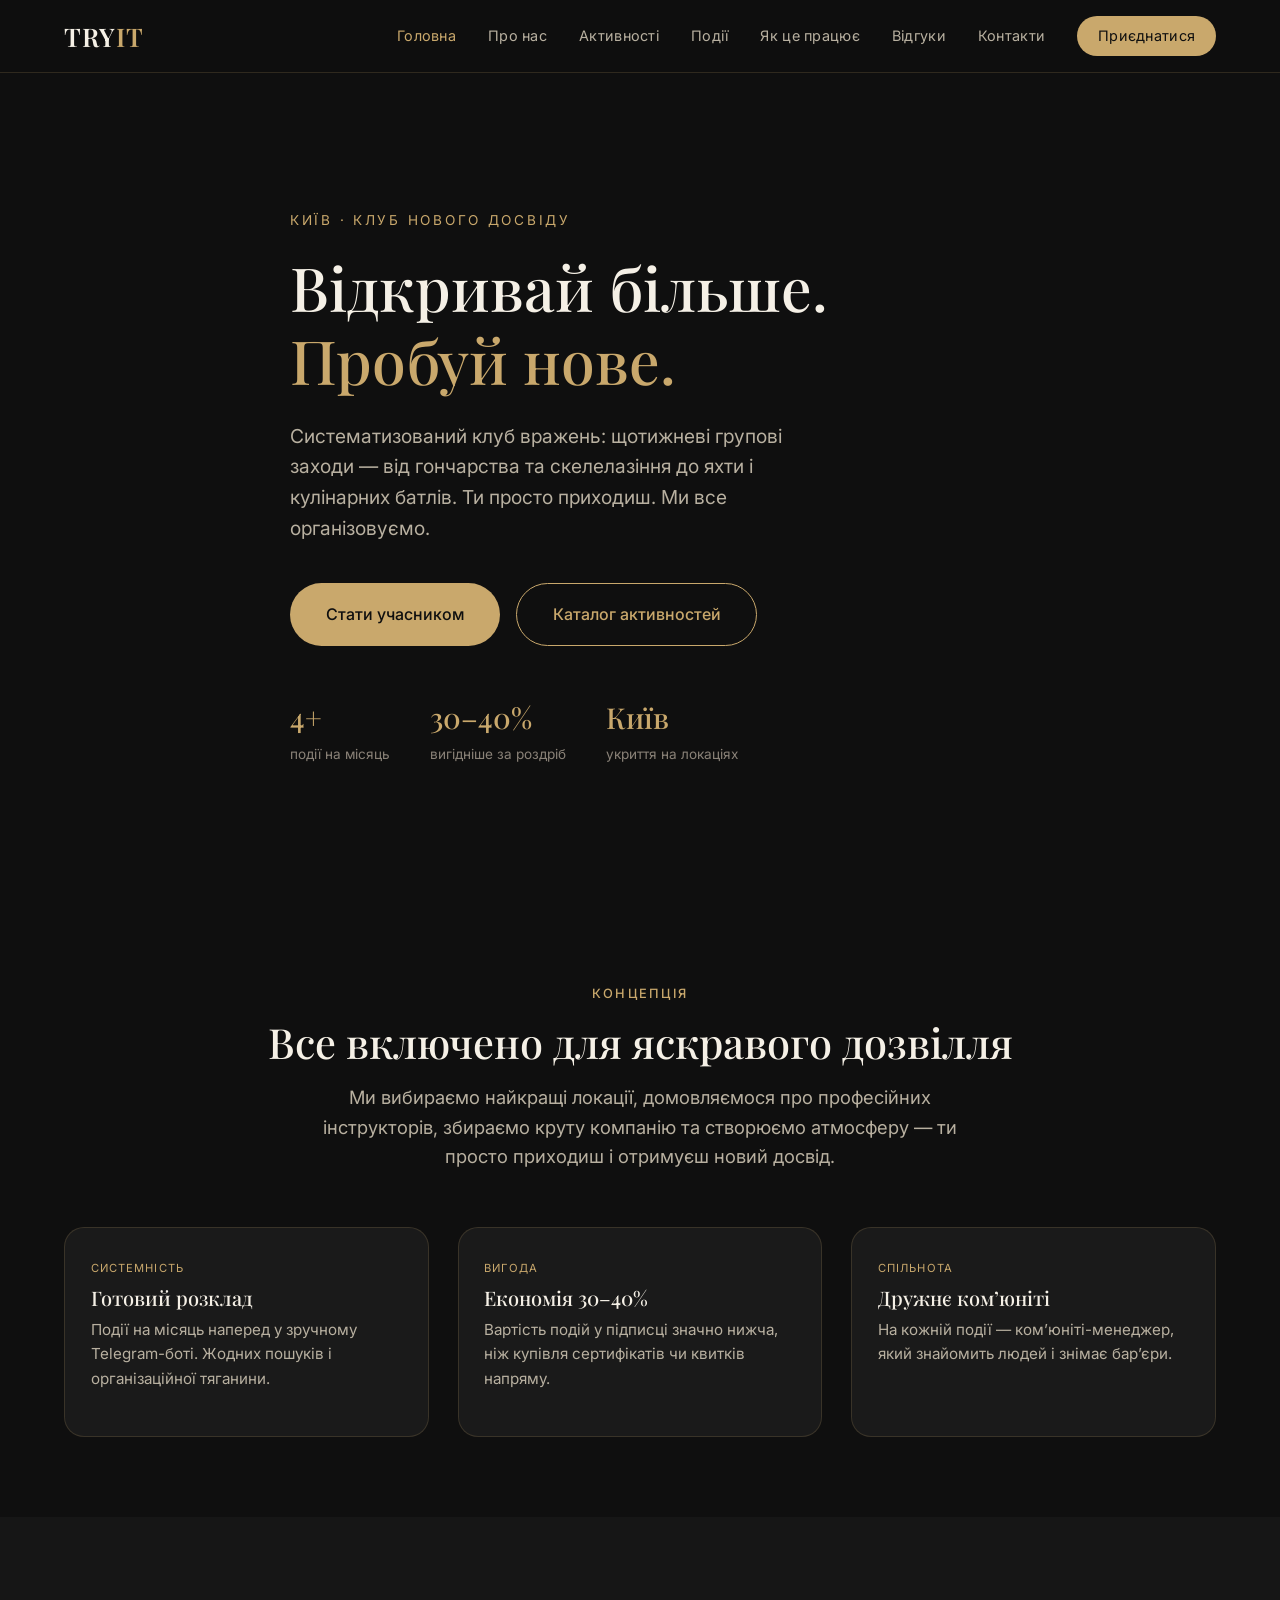
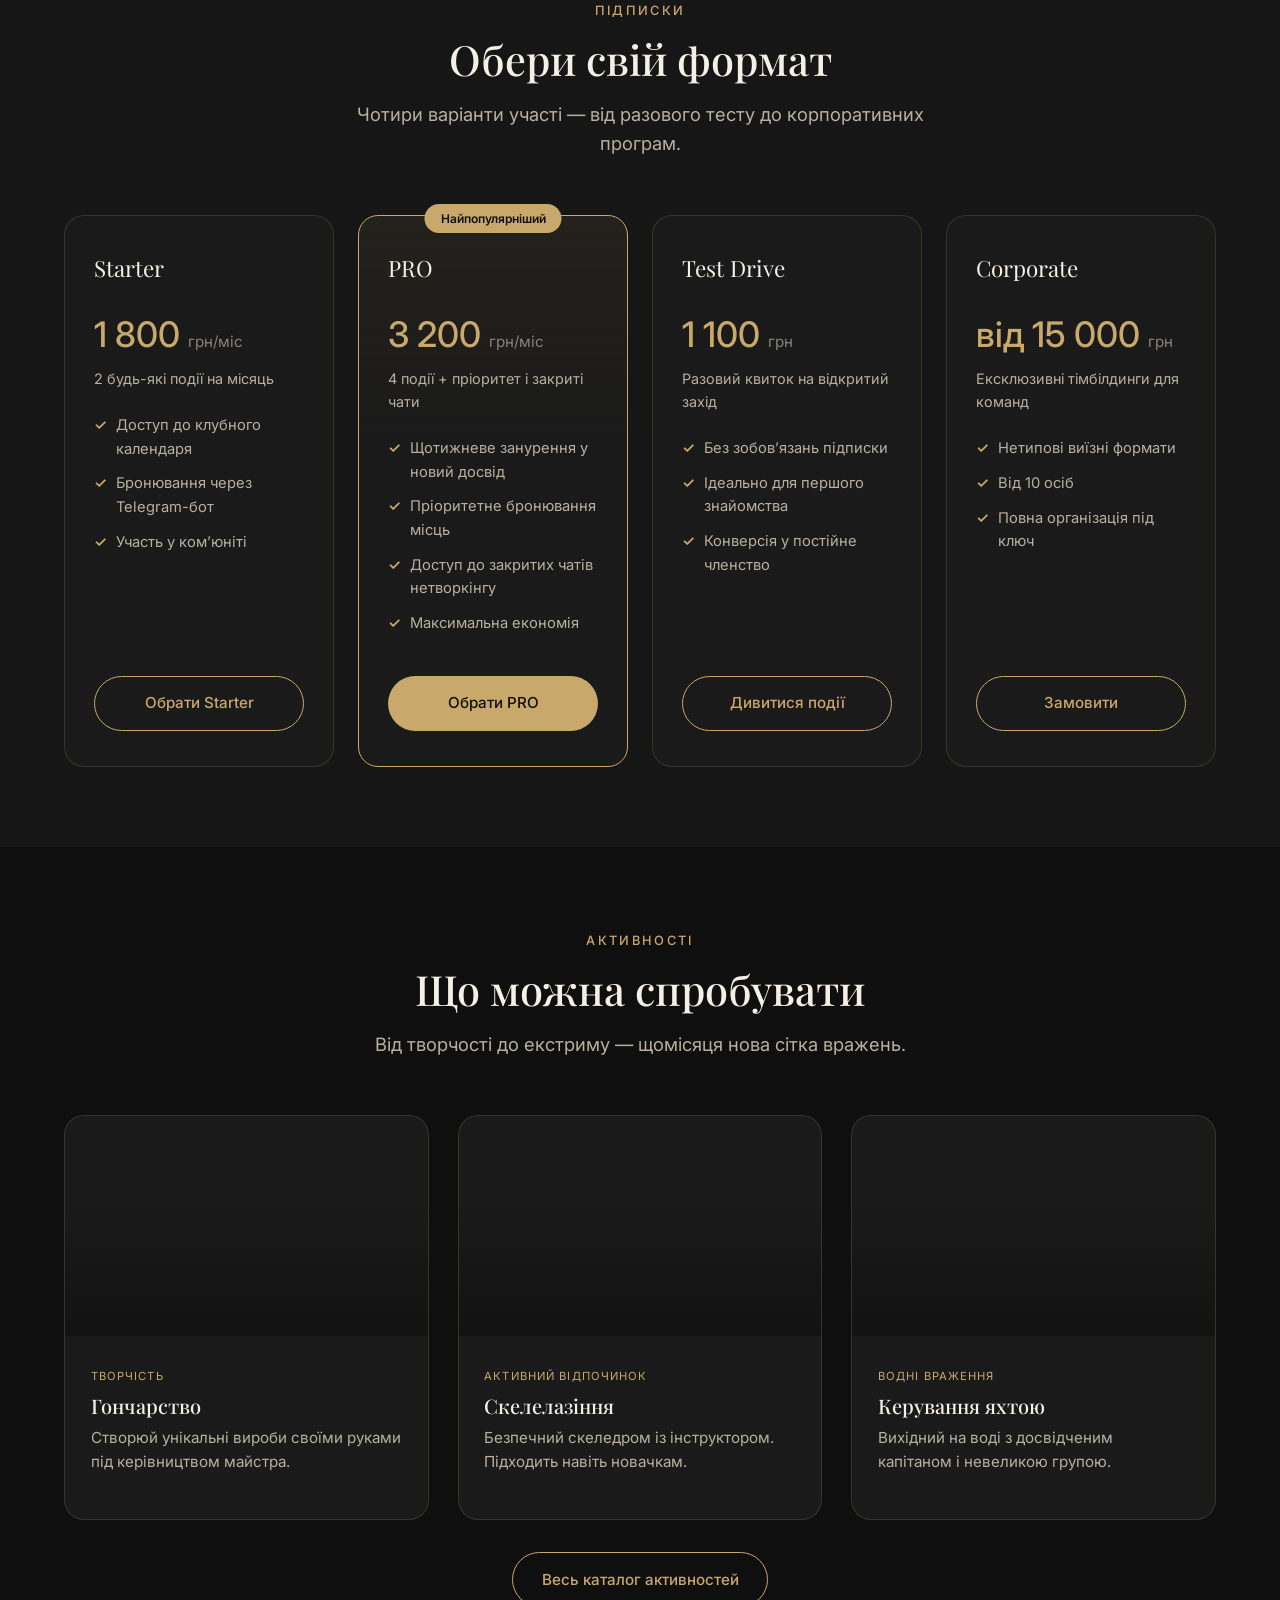
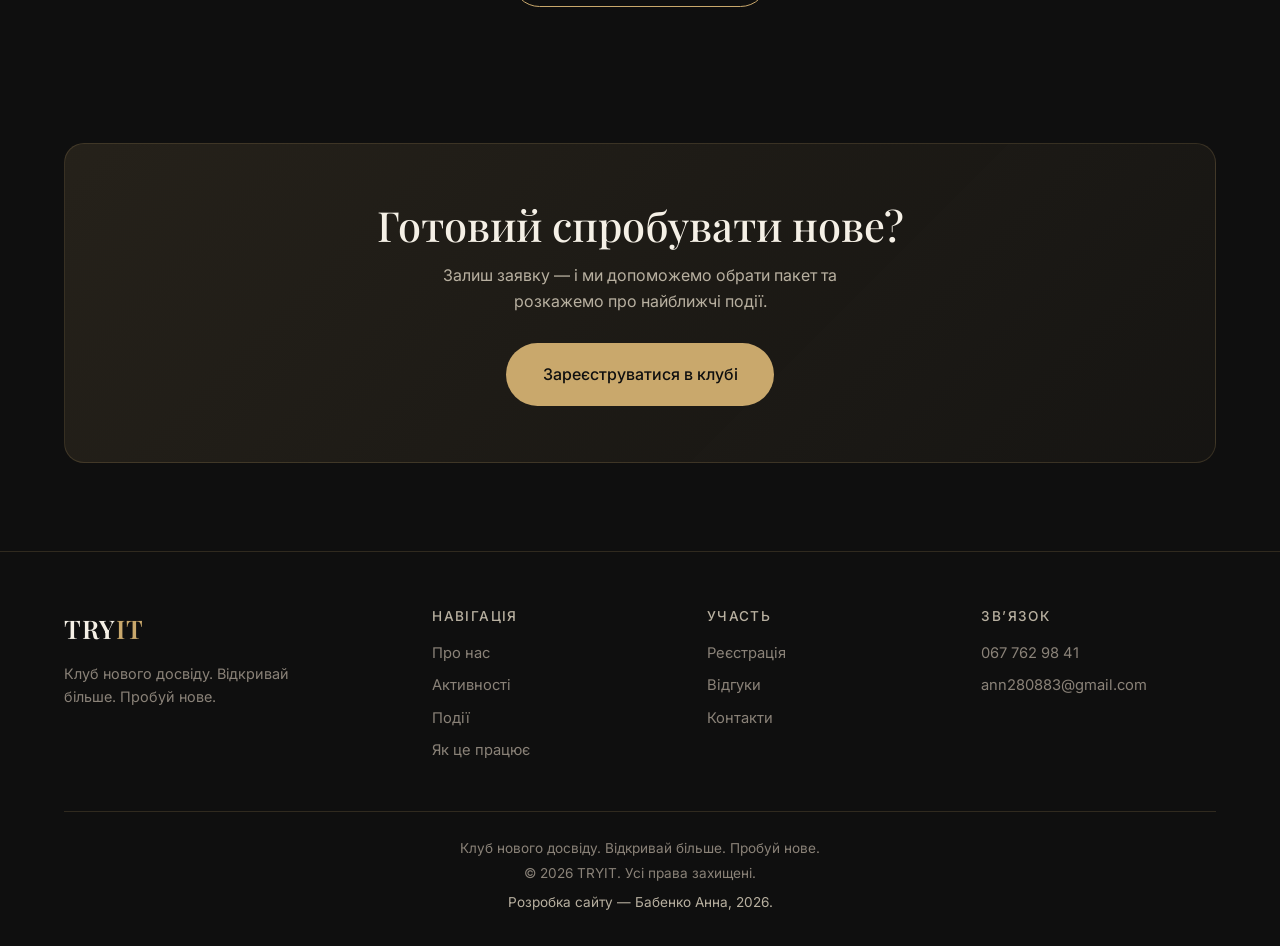
<file: index.html>
<!DOCTYPE html>
<html lang="uk">
<head>
  <meta charset="UTF-8">
  <meta name="viewport" content="width=device-width, initial-scale=1.0">
  <title>TRYIT — Клуб Нового Досвіду | Київ</title>
  <meta name="description" content="Клуб нового досвіду TRYIT у Києві. Підписка на яскраві враження: гончарство, скелелазіння, яхта, кулінарні батли та багато іншого. Відкривай більше. Пробуй нове.">
  <link rel="preconnect" href="https://fonts.googleapis.com">
  <link rel="preconnect" href="https://fonts.gstatic.com" crossorigin>
  <link href="https://fonts.googleapis.com/css2?family=Inter:wght@400;500;600&family=Playfair+Display:wght@400;500;600&display=swap" rel="stylesheet">
  <link rel="stylesheet" href="css/style.css">
</head>
<body>
  <!-- Header -->
  <header class="header">
    <div class="container nav">
      <a href="index.html" class="logo">TRY<span>IT</span></a>
      <nav class="nav-links">
        <a href="index.html" class="active">Головна</a>
        <a href="about.html">Про нас</a>
        <a href="activities.html">Активності</a>
        <a href="events.html">Події</a>
        <a href="how-it-works.html">Як це працює</a>
        <a href="reviews.html">Відгуки</a>
        <a href="contacts.html">Контакти</a>
        <a href="contacts.html#register" class="nav-cta">Приєднатися</a>
      </nav>
      <button class="burger" aria-label="Меню">
        <span></span><span></span><span></span>
      </button>
    </div>
  </header>

  <!-- Hero -->
  <section class="hero">
    <div class="hero-bg"></div>
    <div class="container hero-content">
      <span class="eyebrow">Київ · Клуб нового досвіду</span>
      <h1>Відкривай більше.<br><span>Пробуй нове.</span></h1>
      <p class="hero-lead">Систематизований клуб вражень: щотижневі групові заходи — від гончарства та скелелазіння до яхти і кулінарних батлів. Ти просто приходиш. Ми все організовуємо.</p>
      <div class="hero-actions">
        <a href="contacts.html#register" class="btn btn-primary btn-lg">Стати учасником</a>
        <a href="activities.html" class="btn btn-outline btn-lg">Каталог активностей</a>
      </div>
      <div class="hero-stats">
        <div class="stat">
          <div class="stat-value">4+</div>
          <div class="stat-label">події на місяць</div>
        </div>
        <div class="stat">
          <div class="stat-value">30–40%</div>
          <div class="stat-label">вигідніше за роздріб</div>
        </div>
        <div class="stat">
          <div class="stat-value">Київ</div>
          <div class="stat-label">укриття на локаціях</div>
        </div>
      </div>
    </div>
  </section>

  <!-- Concept -->
  <section class="section">
    <div class="container">
      <div class="section-header">
        <span class="eyebrow">Концепція</span>
        <h2>Все включено для яскравого дозвілля</h2>
        <p class="lead" style="margin: 0 auto;">Ми вибираємо найкращі локації, домовляємося про професійних інструкторів, збираємо круту компанію та створюємо атмосферу — ти просто приходиш і отримуєш новий досвід.</p>
      </div>
      <div class="cards-grid">
        <div class="card">
          <div class="card-body">
            <div class="card-tag">Системність</div>
            <h3 class="card-title">Готовий розклад</h3>
            <p class="card-text">Події на місяць наперед у зручному Telegram-боті. Жодних пошуків і організаційної тяганини.</p>
          </div>
        </div>
        <div class="card">
          <div class="card-body">
            <div class="card-tag">Вигода</div>
            <h3 class="card-title">Економія 30–40%</h3>
            <p class="card-text">Вартість подій у підписці значно нижча, ніж купівля сертифікатів чи квитків напряму.</p>
          </div>
        </div>
        <div class="card">
          <div class="card-body">
            <div class="card-tag">Спільнота</div>
            <h3 class="card-title">Дружнє ком’юніті</h3>
            <p class="card-text">На кожній події — ком’юніті-менеджер, який знайомить людей і знімає бар’єри.</p>
          </div>
        </div>
      </div>
    </div>
  </section>

  <!-- Packages -->
  <section class="section" style="background: var(--bg-soft);">
    <div class="container">
      <div class="section-header">
        <span class="eyebrow">Підписки</span>
        <h2>Обери свій формат</h2>
        <p class="lead" style="margin: 0 auto;">Чотири варіанти участі — від разового тесту до корпоративних програм.</p>
      </div>
      <div class="pricing-grid">
        <div class="price-card">
          <div class="price-name">Starter</div>
          <div class="price-amount">1 800 <span>грн/міс</span></div>
          <p class="price-desc">2 будь-які події на місяць</p>
          <ul class="price-features">
            <li>Доступ до клубного календаря</li>
            <li>Бронювання через Telegram-бот</li>
            <li>Участь у ком’юніті</li>
          </ul>
          <a href="contacts.html#register" class="btn btn-outline" style="width:100%;">Обрати Starter</a>
        </div>
        <div class="price-card featured">
          <div class="price-name">PRO</div>
          <div class="price-amount">3 200 <span>грн/міс</span></div>
          <p class="price-desc">4 події + пріоритет і закриті чати</p>
          <ul class="price-features">
            <li>Щотижневе занурення у новий досвід</li>
            <li>Пріоритетне бронювання місць</li>
            <li>Доступ до закритих чатів нетворкінгу</li>
            <li>Максимальна економія</li>
          </ul>
          <a href="contacts.html#register" class="btn btn-primary" style="width:100%;">Обрати PRO</a>
        </div>
        <div class="price-card">
          <div class="price-name">Test Drive</div>
          <div class="price-amount">1 100 <span>грн</span></div>
          <p class="price-desc">Разовий квиток на відкритий захід</p>
          <ul class="price-features">
            <li>Без зобов’язань підписки</li>
            <li>Ідеально для першого знайомства</li>
            <li>Конверсія у постійне членство</li>
          </ul>
          <a href="events.html" class="btn btn-outline" style="width:100%;">Дивитися події</a>
        </div>
        <div class="price-card">
          <div class="price-name">Corporate</div>
          <div class="price-amount">від 15 000 <span>грн</span></div>
          <p class="price-desc">Ексклюзивні тімбілдинги для команд</p>
          <ul class="price-features">
            <li>Нетипові виїзні формати</li>
            <li>Від 10 осіб</li>
            <li>Повна організація під ключ</li>
          </ul>
          <a href="contacts.html#corporate" class="btn btn-outline" style="width:100%;">Замовити</a>
        </div>
      </div>
    </div>
  </section>

  <!-- Featured activities teaser -->
  <section class="section">
    <div class="container">
      <div class="section-header">
        <span class="eyebrow">Активності</span>
        <h2>Що можна спробувати</h2>
        <p class="lead" style="margin: 0 auto;">Від творчості до екстриму — щомісяця нова сітка вражень.</p>
      </div>
      <div class="cards-grid">
        <article class="card">
          <div class="card-img" style="background-image: url('https://images.unsplash.com/photo-1565193566173-7a0ee3dbe130?auto=format&fit=crop&w=600&q=80');"></div>
          <div class="card-body">
            <div class="card-tag">Творчість</div>
            <h3 class="card-title">Гончарство</h3>
            <p class="card-text">Створюй унікальні вироби своїми руками під керівництвом майстра.</p>
          </div>
        </article>
        <article class="card">
          <div class="card-img" style="background-image: url('https://images.unsplash.com/photo-1522163182402-834f871fd851?auto=format&fit=crop&w=600&q=80');"></div>
          <div class="card-body">
            <div class="card-tag">Активний відпочинок</div>
            <h3 class="card-title">Скелелазіння</h3>
            <p class="card-text">Безпечний скеледром із інструктором. Підходить навіть новачкам.</p>
          </div>
        </article>
        <article class="card">
          <div class="card-img" style="background-image: url('https://images.unsplash.com/photo-1544551763-46a013bb70d5?auto=format&fit=crop&w=600&q=80');"></div>
          <div class="card-body">
            <div class="card-tag">Водні враження</div>
            <h3 class="card-title">Керування яхтою</h3>
            <p class="card-text">Вихідний на воді з досвідченим капітаном і невеликою групою.</p>
          </div>
        </article>
      </div>
      <div class="text-center mt-2">
        <a href="activities.html" class="btn btn-outline">Весь каталог активностей</a>
      </div>
    </div>
  </section>

  <!-- CTA -->
  <section class="section-sm">
    <div class="container">
      <div class="cta-banner">
        <h2>Готовий спробувати нове?</h2>
        <p>Залиш заявку — і ми допоможемо обрати пакет та розкажемо про найближчі події.</p>
        <a href="contacts.html#register" class="btn btn-primary btn-lg">Зареєструватися в клубі</a>
      </div>
    </div>
  </section>

  <!-- Footer -->
  <footer class="footer">
    <div class="container">
      <div class="footer-grid">
        <div class="footer-brand">
          <a href="index.html" class="logo">TRY<span>IT</span></a>
          <p>Клуб нового досвіду. Відкривай більше. Пробуй нове.</p>
        </div>
        <div class="footer-col">
          <h4>Навігація</h4>
          <a href="about.html">Про нас</a>
          <a href="activities.html">Активності</a>
          <a href="events.html">Події</a>
          <a href="how-it-works.html">Як це працює</a>
        </div>
        <div class="footer-col">
          <h4>Участь</h4>
          <a href="contacts.html#register">Реєстрація</a>
          <a href="reviews.html">Відгуки</a>
          <a href="contacts.html">Контакти</a>
        </div>
        <div class="footer-col">
          <h4>Зв’язок</h4>
          <a href="tel:+380677629841">067 762 98 41</a>
          <a href="mailto:ann280883@gmail.com">ann280883@gmail.com</a>
        </div>
      </div>
      <div class="footer-bottom">
        <div>Клуб нового досвіду. Відкривай більше. Пробуй нове.</div>
        <div>© 2026 TRYIT. Усі права захищені.</div>
        <div class="dev">Розробка сайту — Бабенко Анна, 2026.</div>
      </div>
    </div>
  </footer>

  <script src="js/main.js"></script>
</body>
</html>
</file>
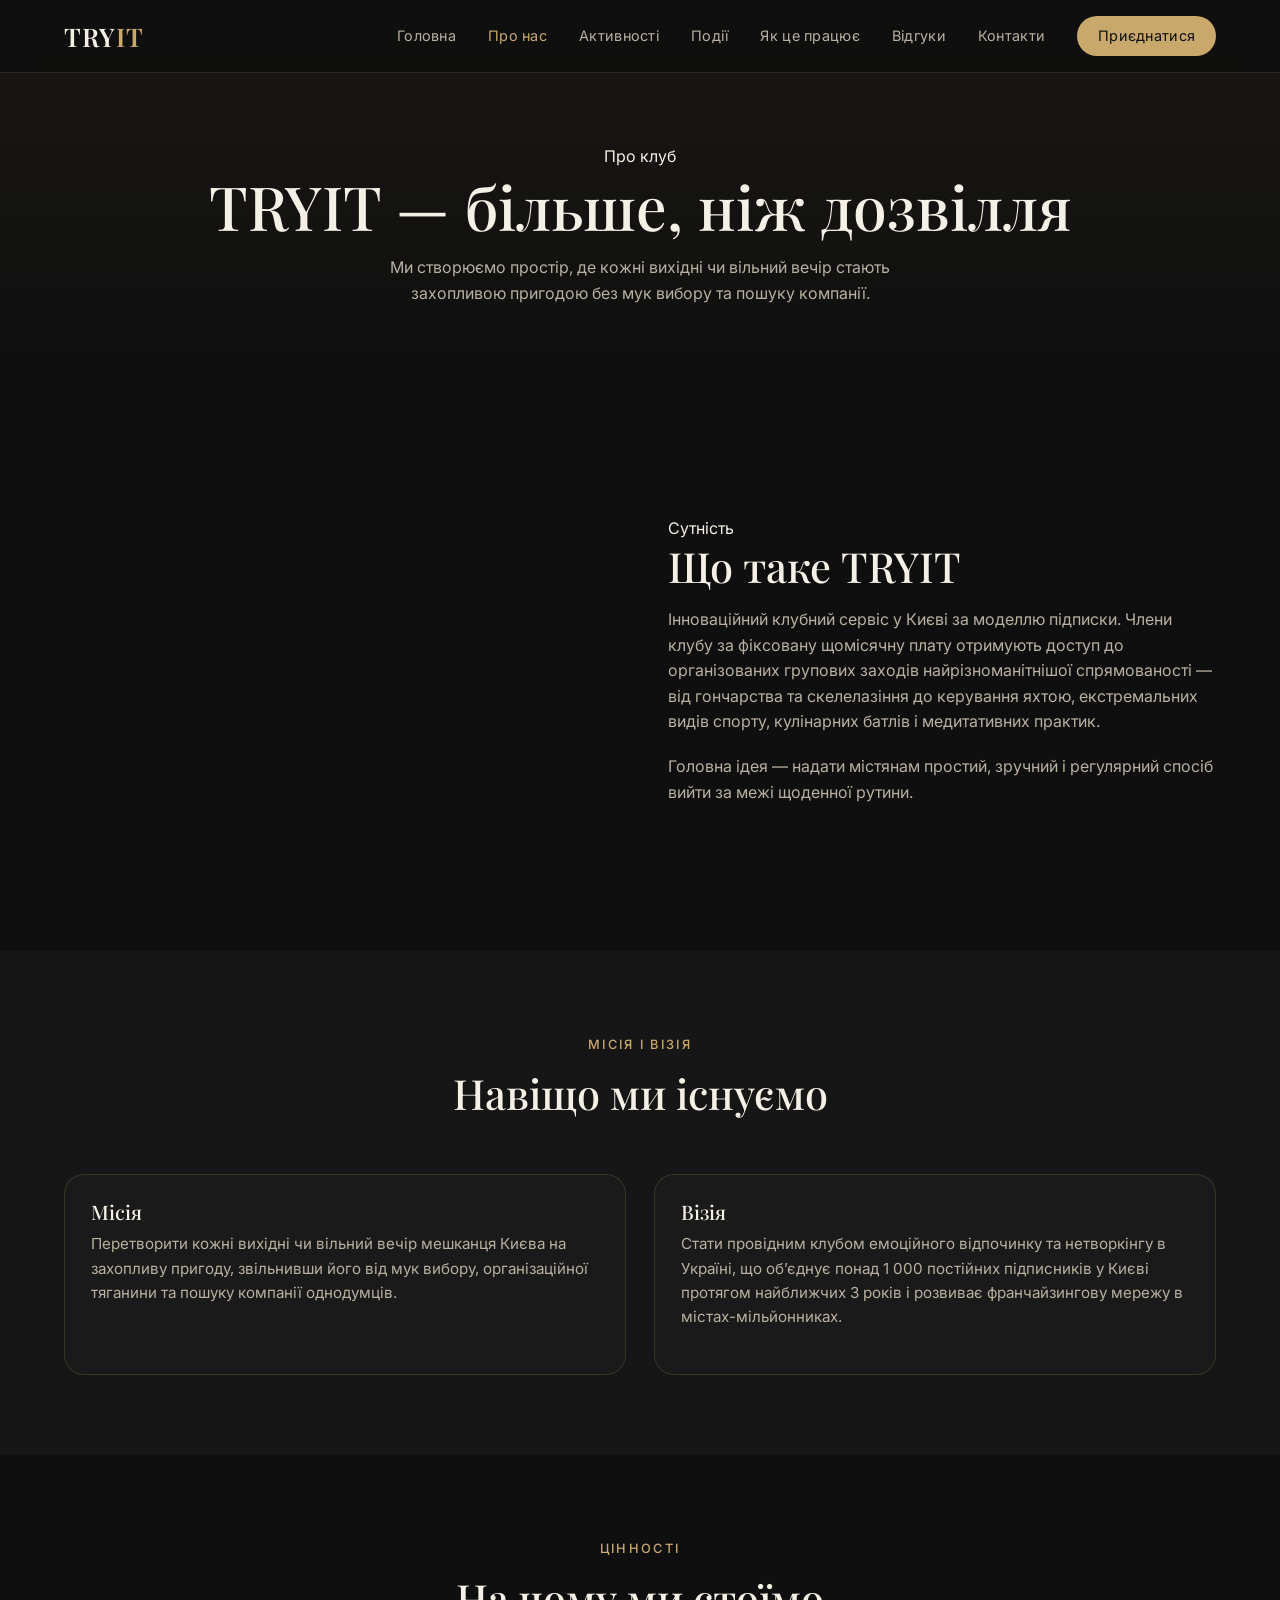
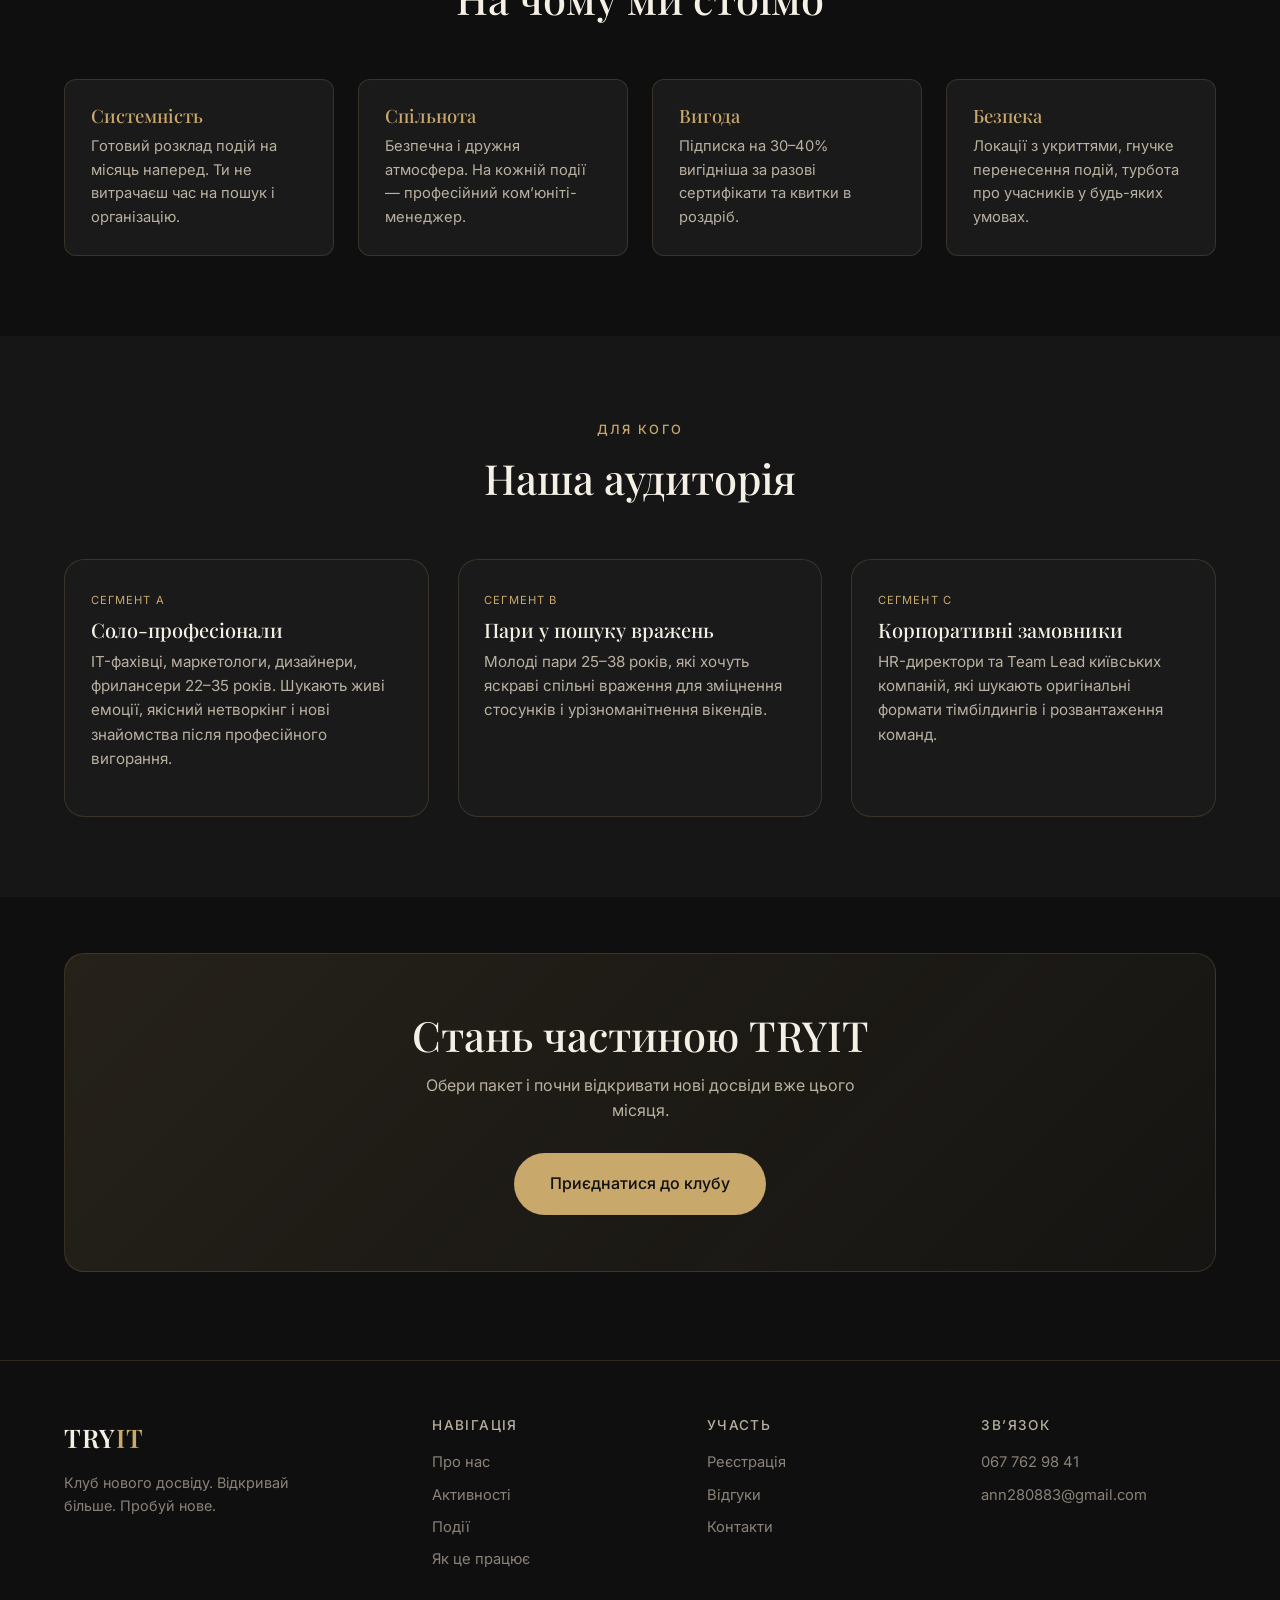
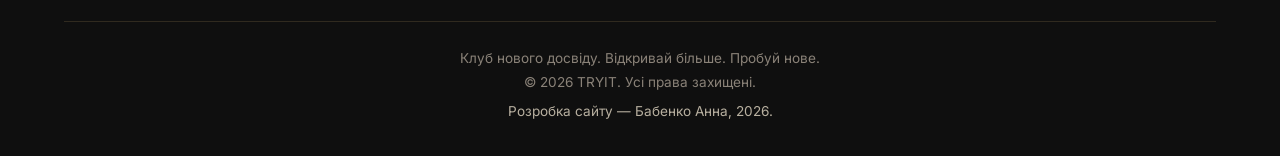
<file: about.html>
<!DOCTYPE html>
<html lang="uk">
<head>
  <meta charset="UTF-8">
  <meta name="viewport" content="width=device-width, initial-scale=1.0">
  <title>Про нас — TRYIT | Клуб Нового Досвіду</title>
  <meta name="description" content="Місія, візія та цінності клубу нового досвіду TRYIT у Києві. Історія ідеї та чому ми створюємо ком’юніті вражень.">
  <link rel="preconnect" href="https://fonts.googleapis.com">
  <link rel="preconnect" href="https://fonts.gstatic.com" crossorigin>
  <link href="https://fonts.googleapis.com/css2?family=Inter:wght@400;500;600&family=Playfair+Display:wght@400;500;600&display=swap" rel="stylesheet">
  <link rel="stylesheet" href="css/style.css">
</head>
<body>
  <header class="header">
    <div class="container nav">
      <a href="index.html" class="logo">TRY<span>IT</span></a>
      <nav class="nav-links">
        <a href="index.html">Головна</a>
        <a href="about.html" class="active">Про нас</a>
        <a href="activities.html">Активності</a>
        <a href="events.html">Події</a>
        <a href="how-it-works.html">Як це працює</a>
        <a href="reviews.html">Відгуки</a>
        <a href="contacts.html">Контакти</a>
        <a href="contacts.html#register" class="nav-cta">Приєднатися</a>
      </nav>
      <button class="burger" aria-label="Меню">
        <span></span><span></span><span></span>
      </button>
    </div>
  </header>

  <section class="page-hero">
    <div class="container">
      <span class="eyebrow">Про клуб</span>
      <h1>TRYIT — більше, ніж дозвілля</h1>
      <p>Ми створюємо простір, де кожні вихідні чи вільний вечір стають захопливою пригодою без мук вибору та пошуку компанії.</p>
    </div>
  </section>

  <section class="section">
    <div class="container">
      <div class="about-grid">
        <div class="about-img"></div>
        <div>
          <span class="eyebrow">Сутність</span>
          <h2>Що таке TRYIT</h2>
          <p style="color: var(--text-secondary); margin-bottom: 1.2rem;">Інноваційний клубний сервіс у Києві за моделлю підписки. Члени клубу за фіксовану щомісячну плату отримують доступ до організованих групових заходів найрізноманітнішої спрямованості — від гончарства та скелелазіння до керування яхтою, екстремальних видів спорту, кулінарних батлів і медитативних практик.</p>
          <p style="color: var(--text-secondary);">Головна ідея — надати містянам простий, зручний і регулярний спосіб вийти за межі щоденної рутини.</p>
        </div>
      </div>
    </div>
  </section>

  <section class="section" style="background: var(--bg-soft);">
    <div class="container">
      <div class="section-header">
        <span class="eyebrow">Місія і візія</span>
        <h2>Навіщо ми існуємо</h2>
      </div>
      <div class="cards-grid">
        <div class="card">
          <div class="card-body">
            <h3 class="card-title">Місія</h3>
            <p class="card-text">Перетворити кожні вихідні чи вільний вечір мешканця Києва на захопливу пригоду, звільнивши його від мук вибору, організаційної тяганини та пошуку компанії однодумців.</p>
          </div>
        </div>
        <div class="card">
          <div class="card-body">
            <h3 class="card-title">Візія</h3>
            <p class="card-text">Стати провідним клубом емоційного відпочинку та нетворкінгу в Україні, що об’єднує понад 1 000 постійних підписників у Києві протягом найближчих 3 років і розвиває франчайзингову мережу в містах-мільйонниках.</p>
          </div>
        </div>
      </div>
    </div>
  </section>

  <section class="section">
    <div class="container">
      <div class="section-header">
        <span class="eyebrow">Цінності</span>
        <h2>На чому ми стоїмо</h2>
      </div>
      <div class="values-grid">
        <div class="value-card">
          <h4>Системність</h4>
          <p>Готовий розклад подій на місяць наперед. Ти не витрачаєш час на пошук і організацію.</p>
        </div>
        <div class="value-card">
          <h4>Спільнота</h4>
          <p>Безпечна і дружня атмосфера. На кожній події — професійний ком’юніті-менеджер.</p>
        </div>
        <div class="value-card">
          <h4>Вигода</h4>
          <p>Підписка на 30–40% вигідніша за разові сертифікати та квитки в роздріб.</p>
        </div>
        <div class="value-card">
          <h4>Безпека</h4>
          <p>Локації з укриттями, гнучке перенесення подій, турбота про учасників у будь-яких умовах.</p>
        </div>
      </div>
    </div>
  </section>

  <section class="section" style="background: var(--bg-soft);">
    <div class="container">
      <div class="section-header">
        <span class="eyebrow">Для кого</span>
        <h2>Наша аудиторія</h2>
      </div>
      <div class="cards-grid">
        <div class="card">
          <div class="card-body">
            <div class="card-tag">Сегмент A</div>
            <h3 class="card-title">Соло-професіонали</h3>
            <p class="card-text">IT-фахівці, маркетологи, дизайнери, фрилансери 22–35 років. Шукають живі емоції, якісний нетворкінг і нові знайомства після професійного вигорання.</p>
          </div>
        </div>
        <div class="card">
          <div class="card-body">
            <div class="card-tag">Сегмент B</div>
            <h3 class="card-title">Пари у пошуку вражень</h3>
            <p class="card-text">Молоді пари 25–38 років, які хочуть яскраві спільні враження для зміцнення стосунків і урізноманітнення вікендів.</p>
          </div>
        </div>
        <div class="card">
          <div class="card-body">
            <div class="card-tag">Сегмент C</div>
            <h3 class="card-title">Корпоративні замовники</h3>
            <p class="card-text">HR-директори та Team Lead київських компаній, які шукають оригінальні формати тімбілдингів і розвантаження команд.</p>
          </div>
        </div>
      </div>
    </div>
  </section>

  <section class="section-sm">
    <div class="container">
      <div class="cta-banner">
        <h2>Стань частиною TRYIT</h2>
        <p>Обери пакет і почни відкривати нові досвіди вже цього місяця.</p>
        <a href="contacts.html#register" class="btn btn-primary btn-lg">Приєднатися до клубу</a>
      </div>
    </div>
  </section>

  <footer class="footer">
    <div class="container">
      <div class="footer-grid">
        <div class="footer-brand">
          <a href="index.html" class="logo">TRY<span>IT</span></a>
          <p>Клуб нового досвіду. Відкривай більше. Пробуй нове.</p>
        </div>
        <div class="footer-col">
          <h4>Навігація</h4>
          <a href="about.html">Про нас</a>
          <a href="activities.html">Активності</a>
          <a href="events.html">Події</a>
          <a href="how-it-works.html">Як це працює</a>
        </div>
        <div class="footer-col">
          <h4>Участь</h4>
          <a href="contacts.html#register">Реєстрація</a>
          <a href="reviews.html">Відгуки</a>
          <a href="contacts.html">Контакти</a>
        </div>
        <div class="footer-col">
          <h4>Зв’язок</h4>
          <a href="tel:+380677629841">067 762 98 41</a>
          <a href="mailto:ann280883@gmail.com">ann280883@gmail.com</a>
        </div>
      </div>
      <div class="footer-bottom">
        <div>Клуб нового досвіду. Відкривай більше. Пробуй нове.</div>
        <div>© 2026 TRYIT. Усі права захищені.</div>
        <div class="dev">Розробка сайту — Бабенко Анна, 2026.</div>
      </div>
    </div>
  </footer>

  <script src="js/main.js"></script>
</body>
</html>
</file>
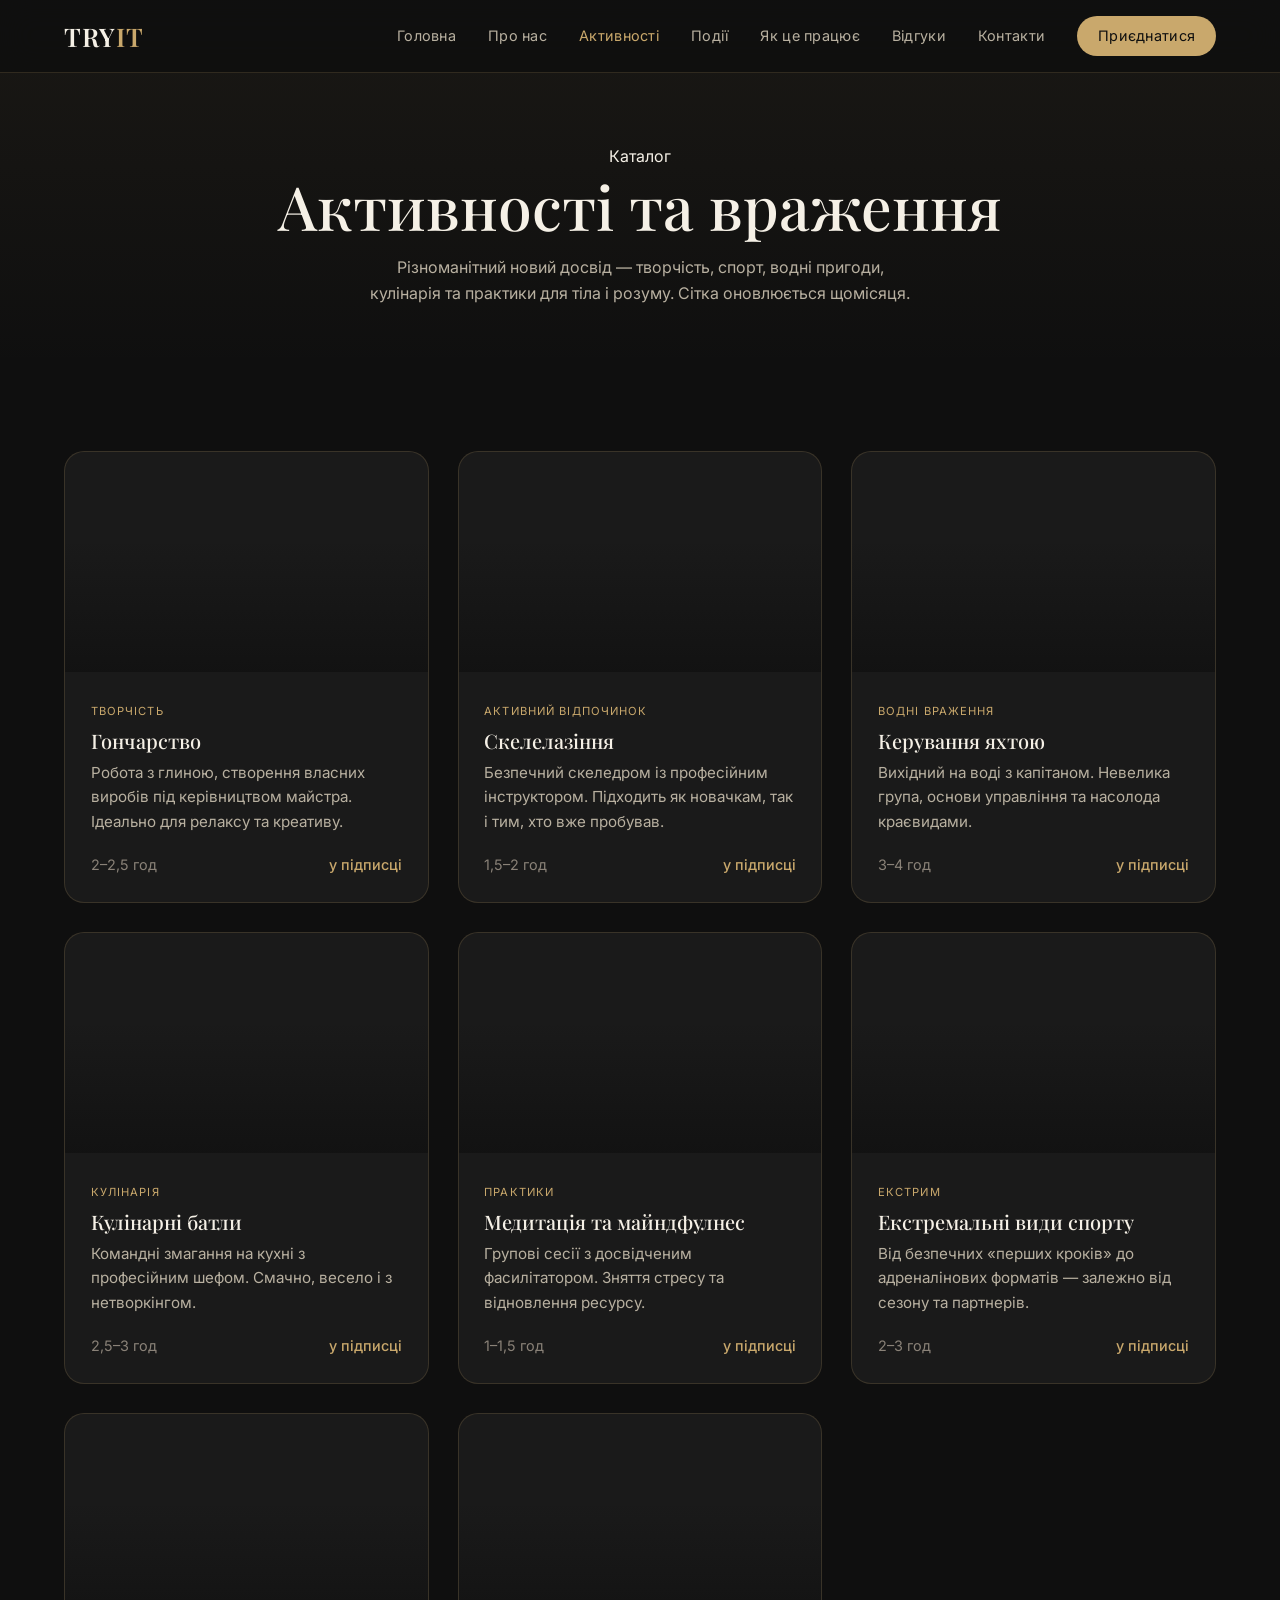
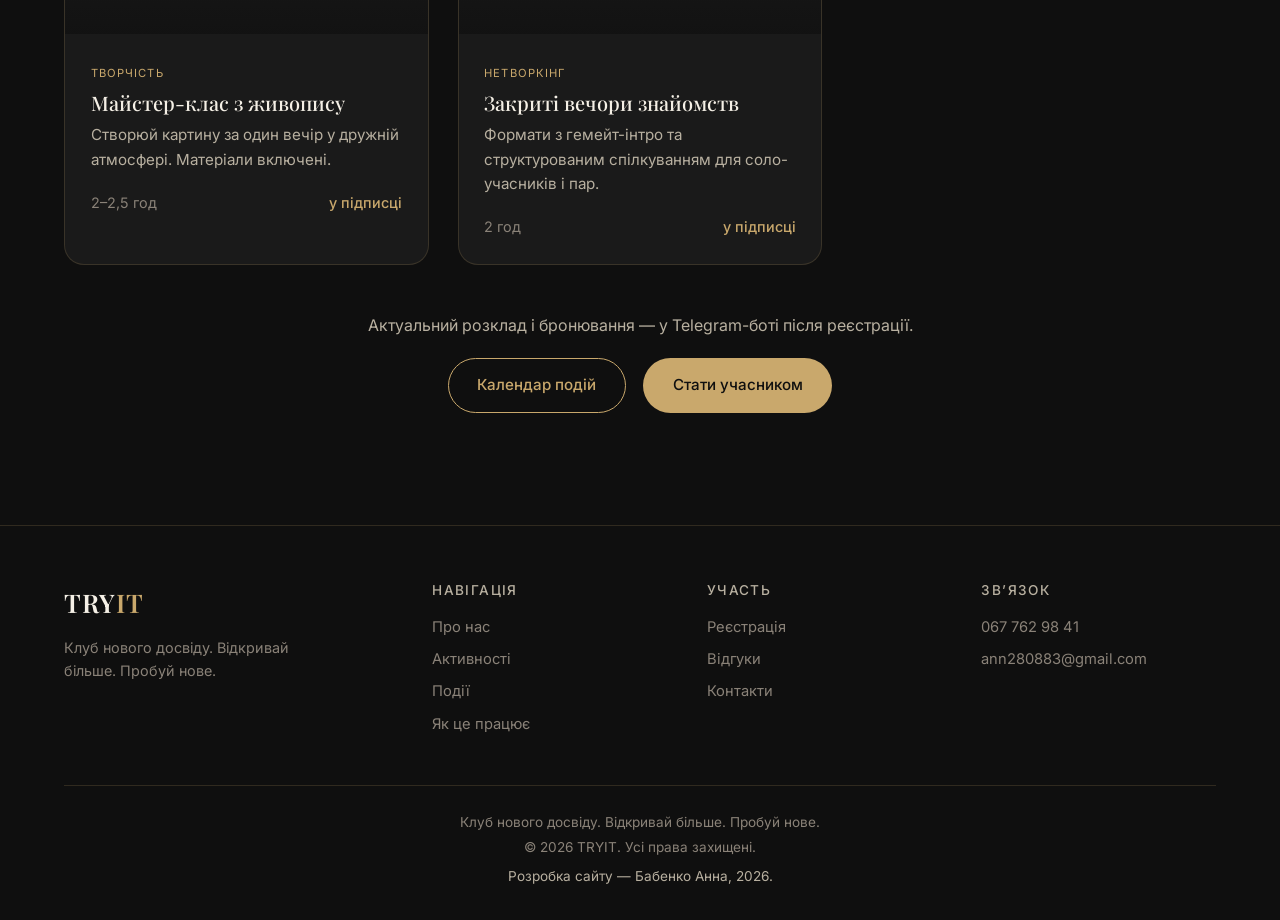
<file: activities.html>
<!DOCTYPE html>
<html lang="uk">
<head>
  <meta charset="UTF-8">
  <meta name="viewport" content="width=device-width, initial-scale=1.0">
  <title>Активності — TRYIT | Каталог вражень</title>
  <meta name="description" content="Каталог активностей клубу TRYIT: гончарство, скелелазіння, яхта, кулінарні батли, медитації, екстремальні види спорту та інші нові досвіди в Києві.">
  <link rel="preconnect" href="https://fonts.googleapis.com">
  <link rel="preconnect" href="https://fonts.gstatic.com" crossorigin>
  <link href="https://fonts.googleapis.com/css2?family=Inter:wght@400;500;600&family=Playfair+Display:wght@400;500;600&display=swap" rel="stylesheet">
  <link rel="stylesheet" href="css/style.css">
</head>
<body>
  <header class="header">
    <div class="container nav">
      <a href="index.html" class="logo">TRY<span>IT</span></a>
      <nav class="nav-links">
        <a href="index.html">Головна</a>
        <a href="about.html">Про нас</a>
        <a href="activities.html" class="active">Активності</a>
        <a href="events.html">Події</a>
        <a href="how-it-works.html">Як це працює</a>
        <a href="reviews.html">Відгуки</a>
        <a href="contacts.html">Контакти</a>
        <a href="contacts.html#register" class="nav-cta">Приєднатися</a>
      </nav>
      <button class="burger" aria-label="Меню">
        <span></span><span></span><span></span>
      </button>
    </div>
  </header>

  <section class="page-hero">
    <div class="container">
      <span class="eyebrow">Каталог</span>
      <h1>Активності та враження</h1>
      <p>Різноманітний новий досвід — творчість, спорт, водні пригоди, кулінарія та практики для тіла і розуму. Сітка оновлюється щомісяця.</p>
    </div>
  </section>

  <section class="section">
    <div class="container">
      <div class="cards-grid">
        <article class="card">
          <div class="card-img" style="background-image: url('https://images.unsplash.com/photo-1565193566173-7a0ee3dbe130?auto=format&fit=crop&w=600&q=80');"></div>
          <div class="card-body">
            <div class="card-tag">Творчість</div>
            <h3 class="card-title">Гончарство</h3>
            <p class="card-text">Робота з глиною, створення власних виробів під керівництвом майстра. Ідеально для релаксу та креативу.</p>
            <div class="card-meta">
              <span>2–2,5 год</span>
              <span class="card-price">у підписці</span>
            </div>
          </div>
        </article>

        <article class="card">
          <div class="card-img" style="background-image: url('https://images.unsplash.com/photo-1522163182402-834f871fd851?auto=format&fit=crop&w=600&q=80');"></div>
          <div class="card-body">
            <div class="card-tag">Активний відпочинок</div>
            <h3 class="card-title">Скелелазіння</h3>
            <p class="card-text">Безпечний скеледром із професійним інструктором. Підходить як новачкам, так і тим, хто вже пробував.</p>
            <div class="card-meta">
              <span>1,5–2 год</span>
              <span class="card-price">у підписці</span>
            </div>
          </div>
        </article>

        <article class="card">
          <div class="card-img" style="background-image: url('https://images.unsplash.com/photo-1544551763-46a013bb70d5?auto=format&fit=crop&w=600&q=80');"></div>
          <div class="card-body">
            <div class="card-tag">Водні враження</div>
            <h3 class="card-title">Керування яхтою</h3>
            <p class="card-text">Вихідний на воді з капітаном. Невелика група, основи управління та насолода краєвидами.</p>
            <div class="card-meta">
              <span>3–4 год</span>
              <span class="card-price">у підписці</span>
            </div>
          </div>
        </article>

        <article class="card">
          <div class="card-img" style="background-image: url('https://images.unsplash.com/photo-1556910103-1c02745aae4d?auto=format&fit=crop&w=600&q=80');"></div>
          <div class="card-body">
            <div class="card-tag">Кулінарія</div>
            <h3 class="card-title">Кулінарні батли</h3>
            <p class="card-text">Командні змагання на кухні з професійним шефом. Смачно, весело і з нетворкінгом.</p>
            <div class="card-meta">
              <span>2,5–3 год</span>
              <span class="card-price">у підписці</span>
            </div>
          </div>
        </article>

        <article class="card">
          <div class="card-img" style="background-image: url('https://images.unsplash.com/photo-1506126613408-eca07ce68773?auto=format&fit=crop&w=600&q=80');"></div>
          <div class="card-body">
            <div class="card-tag">Практики</div>
            <h3 class="card-title">Медитація та майндфулнес</h3>
            <p class="card-text">Групові сесії з досвідченим фасилітатором. Зняття стресу та відновлення ресурсу.</p>
            <div class="card-meta">
              <span>1–1,5 год</span>
              <span class="card-price">у підписці</span>
            </div>
          </div>
        </article>

        <article class="card">
          <div class="card-img" style="background-image: url('https://images.unsplash.com/photo-1571019614242-c5c5dee9f50b?auto=format&fit=crop&w=600&q=80');"></div>
          <div class="card-body">
            <div class="card-tag">Екстрим</div>
            <h3 class="card-title">Екстремальні види спорту</h3>
            <p class="card-text">Від безпечних «перших кроків» до адреналінових форматів — залежно від сезону та партнерів.</p>
            <div class="card-meta">
              <span>2–3 год</span>
              <span class="card-price">у підписці</span>
            </div>
          </div>
        </article>

        <article class="card">
          <div class="card-img" style="background-image: url('https://images.unsplash.com/photo-1513364776144-60967b0f800f?auto=format&fit=crop&w=600&q=80');"></div>
          <div class="card-body">
            <div class="card-tag">Творчість</div>
            <h3 class="card-title">Майстер-клас з живопису</h3>
            <p class="card-text">Створюй картину за один вечір у дружній атмосфері. Матеріали включені.</p>
            <div class="card-meta">
              <span>2–2,5 год</span>
              <span class="card-price">у підписці</span>
            </div>
          </div>
        </article>

        <article class="card">
          <div class="card-img" style="background-image: url('https://images.unsplash.com/photo-1475721027785-f74eccf877e2?auto=format&fit=crop&w=600&q=80');"></div>
          <div class="card-body">
            <div class="card-tag">Нетворкінг</div>
            <h3 class="card-title">Закриті вечори знайомств</h3>
            <p class="card-text">Формати з гемейт-інтро та структурованим спілкуванням для соло-учасників і пар.</p>
            <div class="card-meta">
              <span>2 год</span>
              <span class="card-price">у підписці</span>
            </div>
          </div>
        </article>
      </div>

      <div class="text-center mt-2" style="margin-top: 3rem;">
        <p style="color: var(--text-secondary); margin-bottom: 1.2rem;">Актуальний розклад і бронювання — у Telegram-боті після реєстрації.</p>
        <a href="events.html" class="btn btn-outline">Календар подій</a>
        <a href="contacts.html#register" class="btn btn-primary" style="margin-left: 0.8rem;">Стати учасником</a>
      </div>
    </div>
  </section>

  <footer class="footer">
    <div class="container">
      <div class="footer-grid">
        <div class="footer-brand">
          <a href="index.html" class="logo">TRY<span>IT</span></a>
          <p>Клуб нового досвіду. Відкривай більше. Пробуй нове.</p>
        </div>
        <div class="footer-col">
          <h4>Навігація</h4>
          <a href="about.html">Про нас</a>
          <a href="activities.html">Активності</a>
          <a href="events.html">Події</a>
          <a href="how-it-works.html">Як це працює</a>
        </div>
        <div class="footer-col">
          <h4>Участь</h4>
          <a href="contacts.html#register">Реєстрація</a>
          <a href="reviews.html">Відгуки</a>
          <a href="contacts.html">Контакти</a>
        </div>
        <div class="footer-col">
          <h4>Зв’язок</h4>
          <a href="tel:+380677629841">067 762 98 41</a>
          <a href="mailto:ann280883@gmail.com">ann280883@gmail.com</a>
        </div>
      </div>
      <div class="footer-bottom">
        <div>Клуб нового досвіду. Відкривай більше. Пробуй нове.</div>
        <div>© 2026 TRYIT. Усі права захищені.</div>
        <div class="dev">Розробка сайту — Бабенко Анна, 2026.</div>
      </div>
    </div>
  </footer>

  <script src="js/main.js"></script>
</body>
</html>
</file>
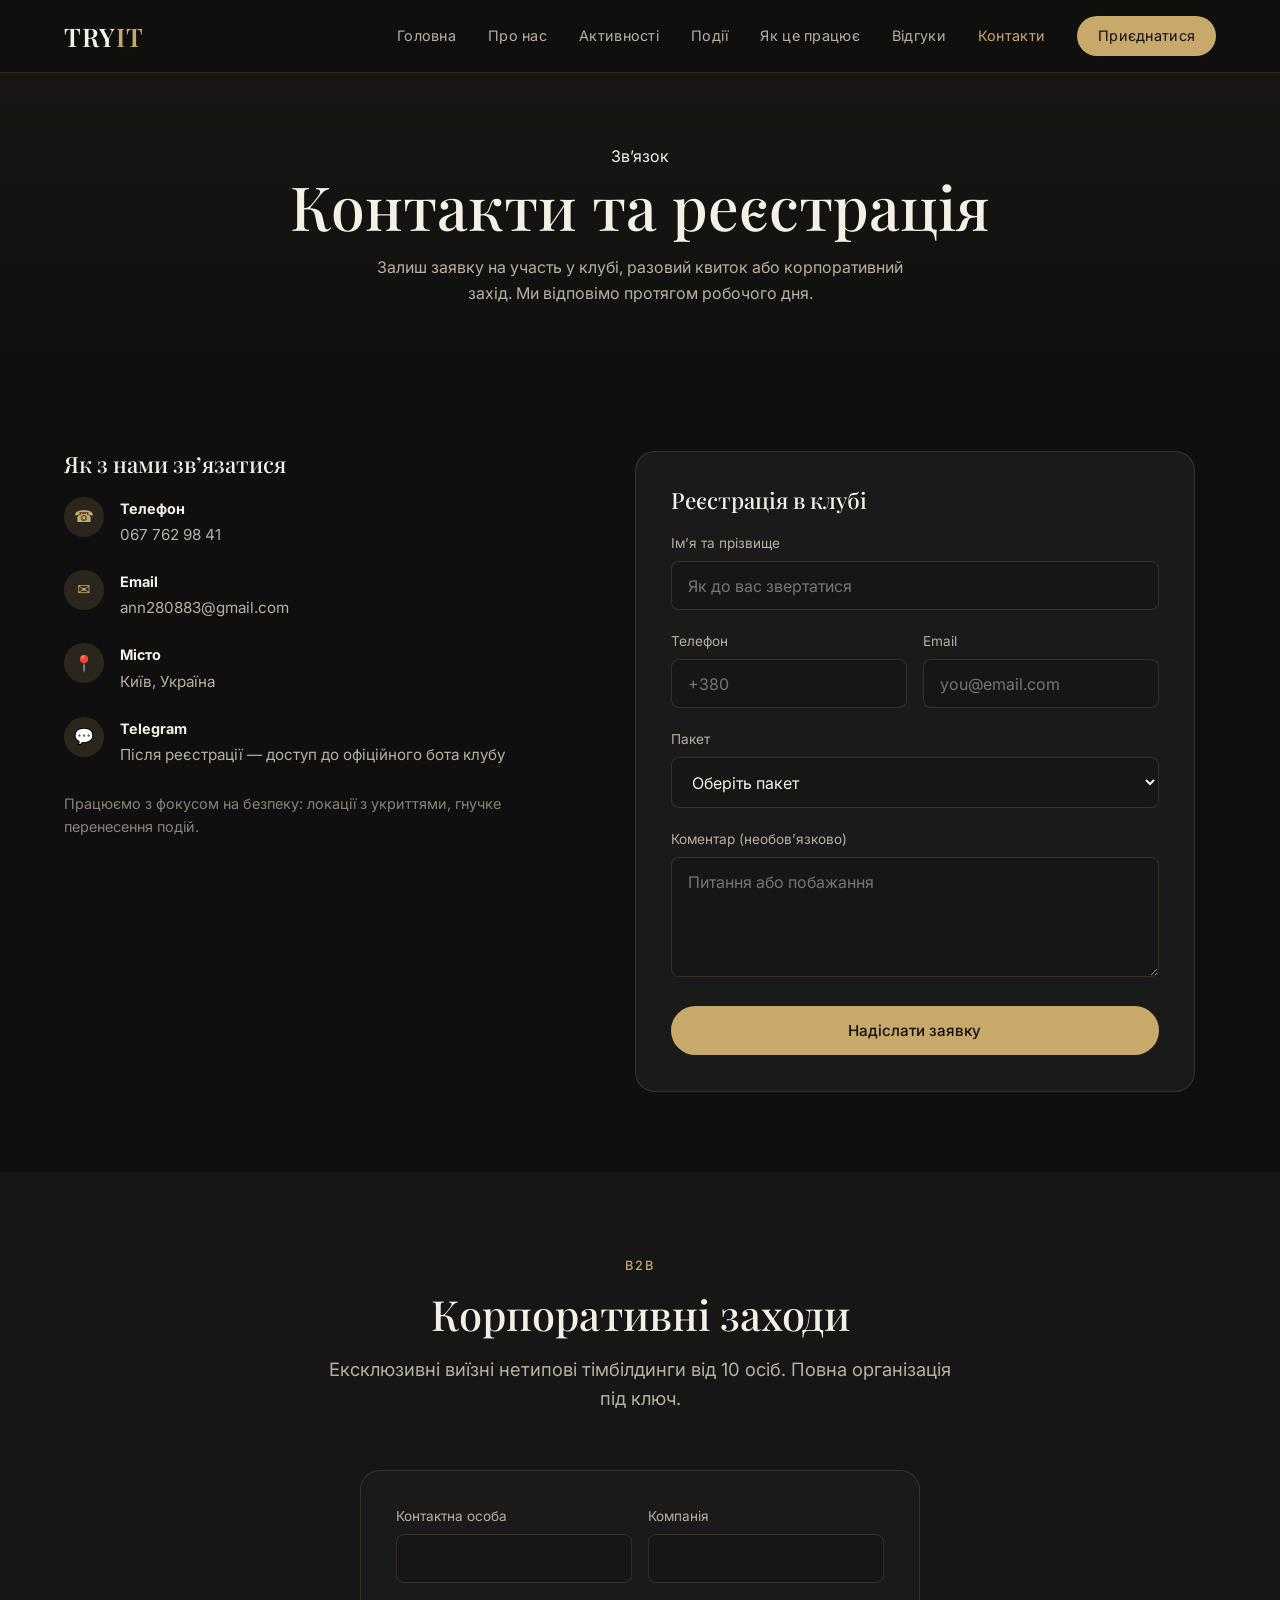
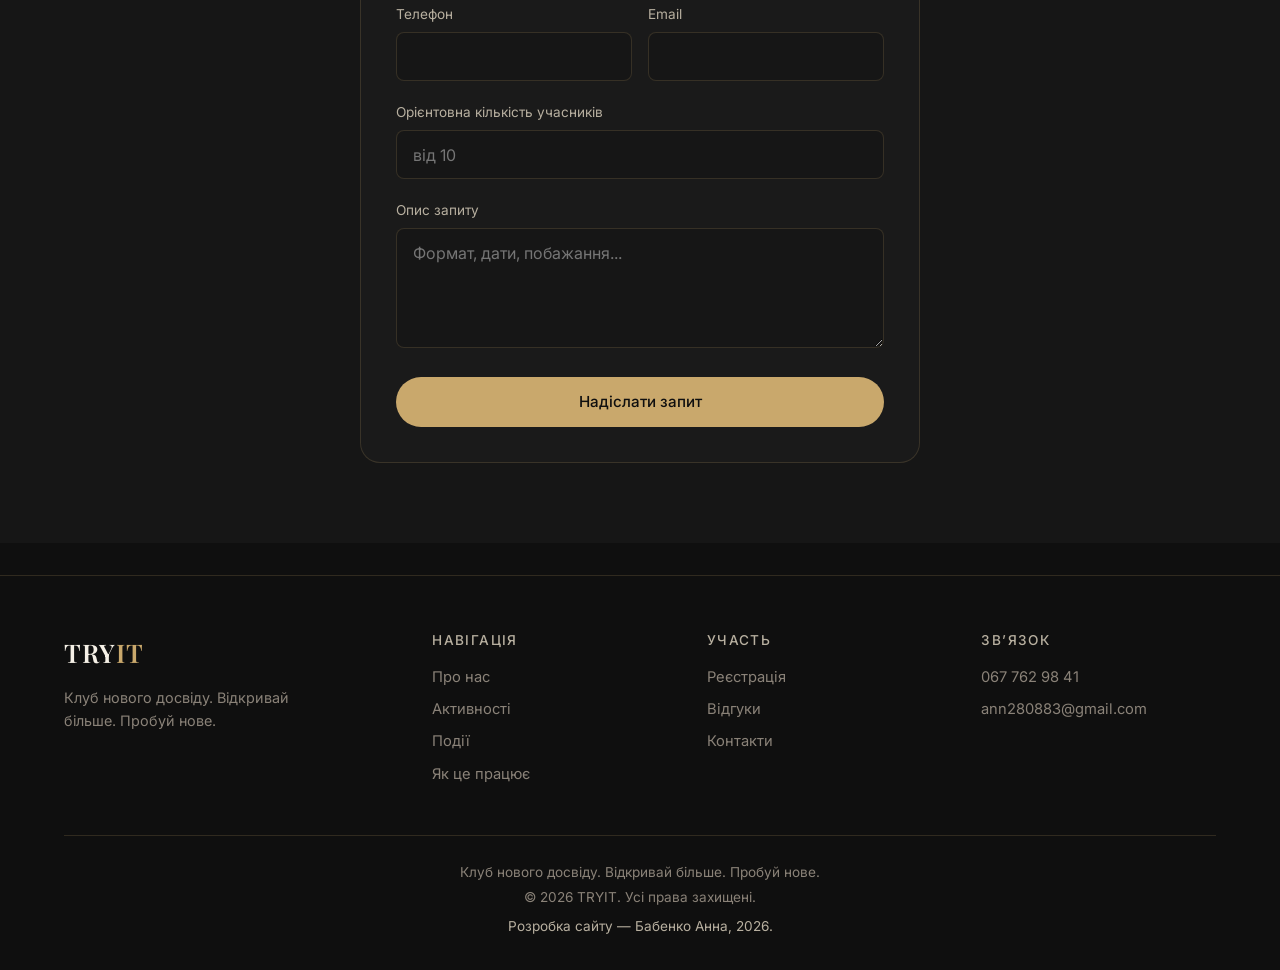
<file: contacts.html>
<!DOCTYPE html>
<html lang="uk">
<head>
  <meta charset="UTF-8">
  <meta name="viewport" content="width=device-width, initial-scale=1.0">
  <title>Контакти — TRYIT | Реєстрація та зв’язок</title>
  <meta name="description" content="Зв’яжіться з клубом TRYIT: телефон, email, форма реєстрації в клубі та заявка на корпоративні заходи.">
  <link rel="preconnect" href="https://fonts.googleapis.com">
  <link rel="preconnect" href="https://fonts.gstatic.com" crossorigin>
  <link href="https://fonts.googleapis.com/css2?family=Inter:wght@400;500;600&family=Playfair+Display:wght@400;500;600&display=swap" rel="stylesheet">
  <link rel="stylesheet" href="css/style.css">
</head>
<body>
  <header class="header">
    <div class="container nav">
      <a href="index.html" class="logo">TRY<span>IT</span></a>
      <nav class="nav-links">
        <a href="index.html">Головна</a>
        <a href="about.html">Про нас</a>
        <a href="activities.html">Активності</a>
        <a href="events.html">Події</a>
        <a href="how-it-works.html">Як це працює</a>
        <a href="reviews.html">Відгуки</a>
        <a href="contacts.html" class="active">Контакти</a>
        <a href="contacts.html#register" class="nav-cta">Приєднатися</a>
      </nav>
      <button class="burger" aria-label="Меню">
        <span></span><span></span><span></span>
      </button>
    </div>
  </header>

  <section class="page-hero">
    <div class="container">
      <span class="eyebrow">Зв’язок</span>
      <h1>Контакти та реєстрація</h1>
      <p>Залиш заявку на участь у клубі, разовий квиток або корпоративний захід. Ми відповімо протягом робочого дня.</p>
    </div>
  </section>

  <section class="section">
    <div class="container">
      <div class="contact-grid">
        <div class="contact-info">
          <h3>Як з нами зв’язатися</h3>
          <div class="contact-item">
            <div class="contact-icon">☎</div>
            <div>
              <strong>Телефон</strong>
              <a href="tel:+380677629841">067 762 98 41</a>
            </div>
          </div>
          <div class="contact-item">
            <div class="contact-icon">✉</div>
            <div>
              <strong>Email</strong>
              <a href="mailto:ann280883@gmail.com">ann280883@gmail.com</a>
            </div>
          </div>
          <div class="contact-item">
            <div class="contact-icon">📍</div>
            <div>
              <strong>Місто</strong>
              <span>Київ, Україна</span>
            </div>
          </div>
          <div class="contact-item">
            <div class="contact-icon">💬</div>
            <div>
              <strong>Telegram</strong>
              <span>Після реєстрації — доступ до офіційного бота клубу</span>
            </div>
          </div>
          <p style="color: var(--text-muted); font-size: 0.9rem; margin-top: 1.5rem;">Працюємо з фокусом на безпеку: локації з укриттями, гнучке перенесення подій.</p>
        </div>

        <div>
          <div class="form-card" id="register">
            <h3 style="margin-bottom: 1.2rem; font-family: var(--font-serif);">Реєстрація в клубі</h3>
            <form data-form>
              <div class="form-fields">
                <div class="form-group">
                  <label for="name">Ім’я та прізвище</label>
                  <input type="text" id="name" name="name" required placeholder="Як до вас звертатися">
                </div>
                <div class="form-row">
                  <div class="form-group">
                    <label for="phone">Телефон</label>
                    <input type="tel" id="phone" name="phone" required placeholder="+380">
                  </div>
                  <div class="form-group">
                    <label for="email">Email</label>
                    <input type="email" id="email" name="email" required placeholder="you@email.com">
                  </div>
                </div>
                <div class="form-group">
                  <label for="package">Пакет</label>
                  <select id="package" name="package" required>
                    <option value="">Оберіть пакет</option>
                    <option value="starter">Starter — 1 800 грн/міс (2 події)</option>
                    <option value="pro">PRO — 3 200 грн/міс (4 події)</option>
                    <option value="test">Test Drive — 1 100 грн (1 подія)</option>
                    <option value="corporate">Corporate Experience</option>
                  </select>
                </div>
                <div class="form-group">
                  <label for="message">Коментар (необов’язково)</label>
                  <textarea id="message" name="message" placeholder="Питання або побажання"></textarea>
                </div>
                <button type="submit" class="btn btn-primary" style="width:100%;">Надіслати заявку</button>
              </div>
              <div class="form-success">
                <h3>Дякуємо!</h3>
                <p>Заявка прийнята. Ми зв’яжемося з вами найближчим часом для підтвердження та оплати.</p>
              </div>
            </form>
          </div>
        </div>
      </div>
    </div>
  </section>

  <section class="section" style="background: var(--bg-soft);" id="corporate">
    <div class="container">
      <div class="section-header">
        <span class="eyebrow">B2B</span>
        <h2>Корпоративні заходи</h2>
        <p class="lead" style="margin: 0 auto;">Ексклюзивні виїзні нетипові тімбілдинги від 10 осіб. Повна організація під ключ.</p>
      </div>
      <div class="form-card">
        <form data-form>
          <div class="form-fields">
            <div class="form-row">
              <div class="form-group">
                <label for="c-name">Контактна особа</label>
                <input type="text" id="c-name" name="name" required>
              </div>
              <div class="form-group">
                <label for="c-company">Компанія</label>
                <input type="text" id="c-company" name="company" required>
              </div>
            </div>
            <div class="form-row">
              <div class="form-group">
                <label for="c-phone">Телефон</label>
                <input type="tel" id="c-phone" name="phone" required>
              </div>
              <div class="form-group">
                <label for="c-email">Email</label>
                <input type="email" id="c-email" name="email" required>
              </div>
            </div>
            <div class="form-group">
              <label for="c-people">Орієнтовна кількість учасників</label>
              <input type="number" id="c-people" name="people" min="10" placeholder="від 10">
            </div>
            <div class="form-group">
              <label for="c-message">Опис запиту</label>
              <textarea id="c-message" name="message" placeholder="Формат, дати, побажання..."></textarea>
            </div>
            <button type="submit" class="btn btn-primary" style="width:100%;">Надіслати запит</button>
          </div>
          <div class="form-success">
            <h3>Запит надіслано</h3>
            <p>Ми підготуємо пропозицію та зв’яжемося з вами.</p>
          </div>
        </form>
      </div>
    </div>
  </section>

  <footer class="footer">
    <div class="container">
      <div class="footer-grid">
        <div class="footer-brand">
          <a href="index.html" class="logo">TRY<span>IT</span></a>
          <p>Клуб нового досвіду. Відкривай більше. Пробуй нове.</p>
        </div>
        <div class="footer-col">
          <h4>Навігація</h4>
          <a href="about.html">Про нас</a>
          <a href="activities.html">Активності</a>
          <a href="events.html">Події</a>
          <a href="how-it-works.html">Як це працює</a>
        </div>
        <div class="footer-col">
          <h4>Участь</h4>
          <a href="contacts.html#register">Реєстрація</a>
          <a href="reviews.html">Відгуки</a>
          <a href="contacts.html">Контакти</a>
        </div>
        <div class="footer-col">
          <h4>Зв’язок</h4>
          <a href="tel:+380677629841">067 762 98 41</a>
          <a href="mailto:ann280883@gmail.com">ann280883@gmail.com</a>
        </div>
      </div>
      <div class="footer-bottom">
        <div>Клуб нового досвіду. Відкривай більше. Пробуй нове.</div>
        <div>© 2026 TRYIT. Усі права захищені.</div>
        <div class="dev">Розробка сайту — Бабенко Анна, 2026.</div>
      </div>
    </div>
  </footer>

  <script src="js/main.js"></script>
</body>
</html>
</file>
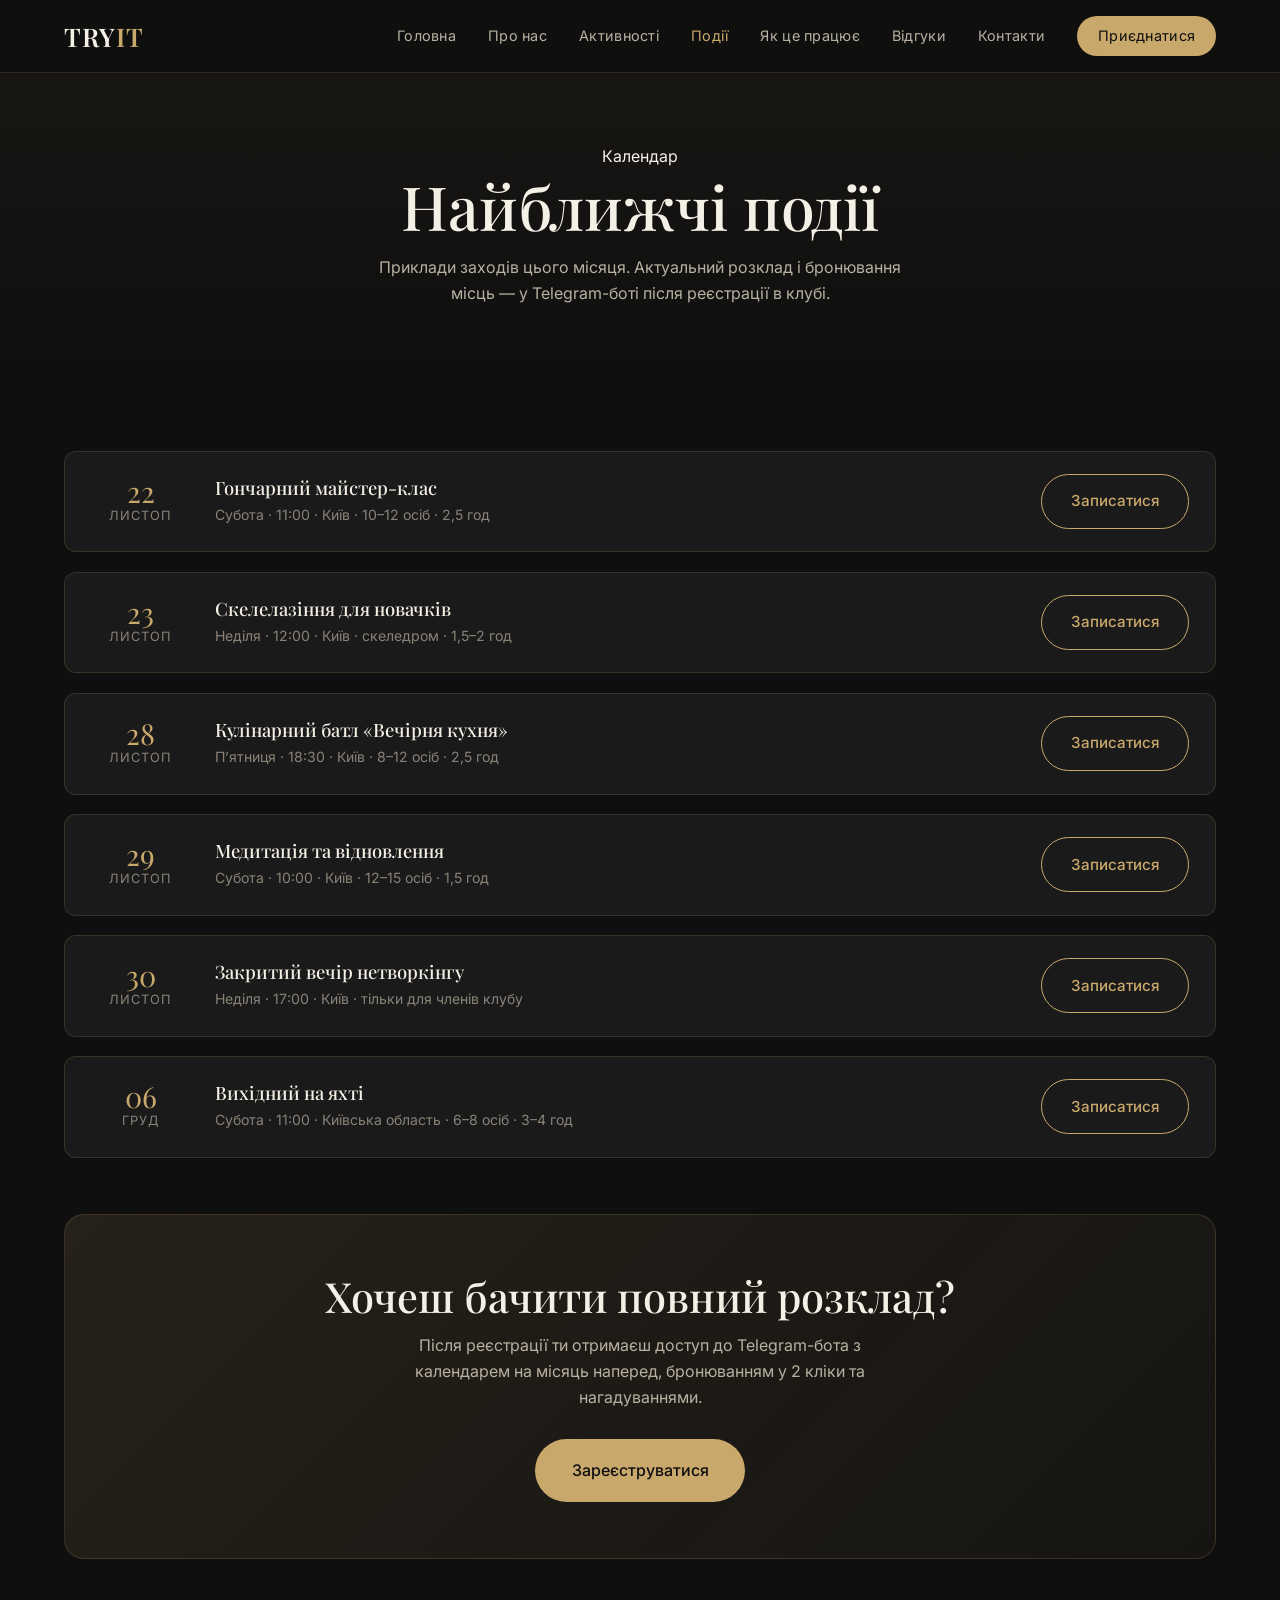
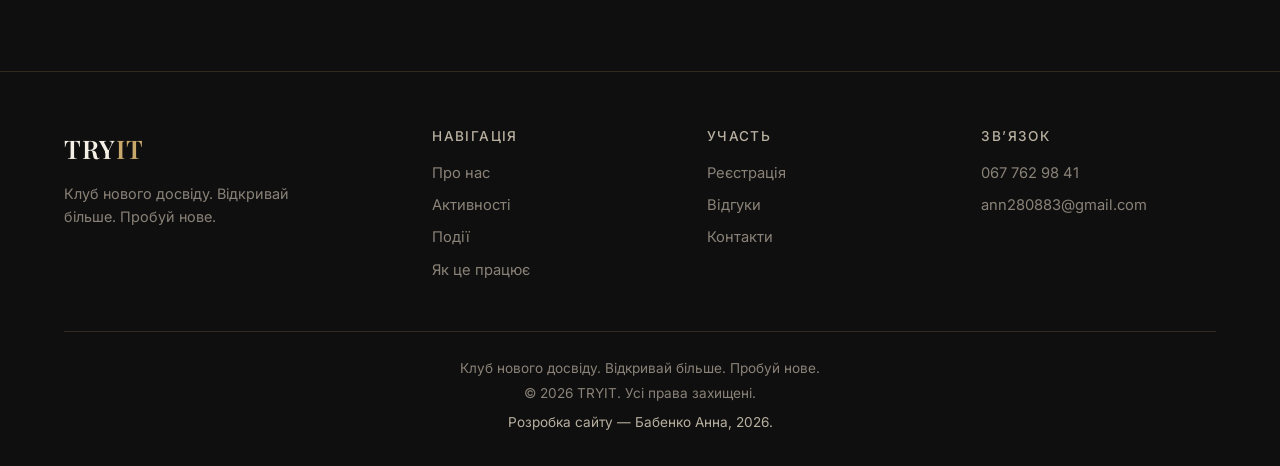
<file: events.html>
<!DOCTYPE html>
<html lang="uk">
<head>
  <meta charset="UTF-8">
  <meta name="viewport" content="width=device-width, initial-scale=1.0">
  <title>Події — TRYIT | Календар заходів</title>
  <meta name="description" content="Календар майбутніх заходів клубу нового досвіду TRYIT у Києві. Записуйся на події через підписку або разовий квиток.">
  <link rel="preconnect" href="https://fonts.googleapis.com">
  <link rel="preconnect" href="https://fonts.gstatic.com" crossorigin>
  <link href="https://fonts.googleapis.com/css2?family=Inter:wght@400;500;600&family=Playfair+Display:wght@400;500;600&display=swap" rel="stylesheet">
  <link rel="stylesheet" href="css/style.css">
</head>
<body>
  <header class="header">
    <div class="container nav">
      <a href="index.html" class="logo">TRY<span>IT</span></a>
      <nav class="nav-links">
        <a href="index.html">Головна</a>
        <a href="about.html">Про нас</a>
        <a href="activities.html">Активності</a>
        <a href="events.html" class="active">Події</a>
        <a href="how-it-works.html">Як це працює</a>
        <a href="reviews.html">Відгуки</a>
        <a href="contacts.html">Контакти</a>
        <a href="contacts.html#register" class="nav-cta">Приєднатися</a>
      </nav>
      <button class="burger" aria-label="Меню">
        <span></span><span></span><span></span>
      </button>
    </div>
  </header>

  <section class="page-hero">
    <div class="container">
      <span class="eyebrow">Календар</span>
      <h1>Найближчі події</h1>
      <p>Приклади заходів цього місяця. Актуальний розклад і бронювання місць — у Telegram-боті після реєстрації в клубі.</p>
    </div>
  </section>

  <section class="section">
    <div class="container">
      <div class="events-list">
        <div class="event-item">
          <div class="event-date">
            <div class="event-day">22</div>
            <div class="event-month">листоп</div>
          </div>
          <div>
            <h3 class="event-title">Гончарний майстер-клас</h3>
            <div class="event-meta">Субота · 11:00 · Київ · 10–12 осіб · 2,5 год</div>
          </div>
          <a href="contacts.html#register" class="btn btn-outline">Записатися</a>
        </div>

        <div class="event-item">
          <div class="event-date">
            <div class="event-day">23</div>
            <div class="event-month">листоп</div>
          </div>
          <div>
            <h3 class="event-title">Скелелазіння для новачків</h3>
            <div class="event-meta">Неділя · 12:00 · Київ · скеледром · 1,5–2 год</div>
          </div>
          <a href="contacts.html#register" class="btn btn-outline">Записатися</a>
        </div>

        <div class="event-item">
          <div class="event-date">
            <div class="event-day">28</div>
            <div class="event-month">листоп</div>
          </div>
          <div>
            <h3 class="event-title">Кулінарний батл «Вечірня кухня»</h3>
            <div class="event-meta">П’ятниця · 18:30 · Київ · 8–12 осіб · 2,5 год</div>
          </div>
          <a href="contacts.html#register" class="btn btn-outline">Записатися</a>
        </div>

        <div class="event-item">
          <div class="event-date">
            <div class="event-day">29</div>
            <div class="event-month">листоп</div>
          </div>
          <div>
            <h3 class="event-title">Медитація та відновлення</h3>
            <div class="event-meta">Субота · 10:00 · Київ · 12–15 осіб · 1,5 год</div>
          </div>
          <a href="contacts.html#register" class="btn btn-outline">Записатися</a>
        </div>

        <div class="event-item">
          <div class="event-date">
            <div class="event-day">30</div>
            <div class="event-month">листоп</div>
          </div>
          <div>
            <h3 class="event-title">Закритий вечір нетворкінгу</h3>
            <div class="event-meta">Неділя · 17:00 · Київ · тільки для членів клубу</div>
          </div>
          <a href="contacts.html#register" class="btn btn-outline">Записатися</a>
        </div>

        <div class="event-item">
          <div class="event-date">
            <div class="event-day">06</div>
            <div class="event-month">груд</div>
          </div>
          <div>
            <h3 class="event-title">Вихідний на яхті</h3>
            <div class="event-meta">Субота · 11:00 · Київська область · 6–8 осіб · 3–4 год</div>
          </div>
          <a href="contacts.html#register" class="btn btn-outline">Записатися</a>
        </div>
      </div>

      <div class="cta-banner" style="margin-top: 3.5rem;">
        <h2>Хочеш бачити повний розклад?</h2>
        <p>Після реєстрації ти отримаєш доступ до Telegram-бота з календарем на місяць наперед, бронюванням у 2 кліки та нагадуваннями.</p>
        <a href="contacts.html#register" class="btn btn-primary btn-lg">Зареєструватися</a>
      </div>
    </div>
  </section>

  <footer class="footer">
    <div class="container">
      <div class="footer-grid">
        <div class="footer-brand">
          <a href="index.html" class="logo">TRY<span>IT</span></a>
          <p>Клуб нового досвіду. Відкривай більше. Пробуй нове.</p>
        </div>
        <div class="footer-col">
          <h4>Навігація</h4>
          <a href="about.html">Про нас</a>
          <a href="activities.html">Активності</a>
          <a href="events.html">Події</a>
          <a href="how-it-works.html">Як це працює</a>
        </div>
        <div class="footer-col">
          <h4>Участь</h4>
          <a href="contacts.html#register">Реєстрація</a>
          <a href="reviews.html">Відгуки</a>
          <a href="contacts.html">Контакти</a>
        </div>
        <div class="footer-col">
          <h4>Зв’язок</h4>
          <a href="tel:+380677629841">067 762 98 41</a>
          <a href="mailto:ann280883@gmail.com">ann280883@gmail.com</a>
        </div>
      </div>
      <div class="footer-bottom">
        <div>Клуб нового досвіду. Відкривай більше. Пробуй нове.</div>
        <div>© 2026 TRYIT. Усі права захищені.</div>
        <div class="dev">Розробка сайту — Бабенко Анна, 2026.</div>
      </div>
    </div>
  </footer>

  <script src="js/main.js"></script>
</body>
</html>
</file>
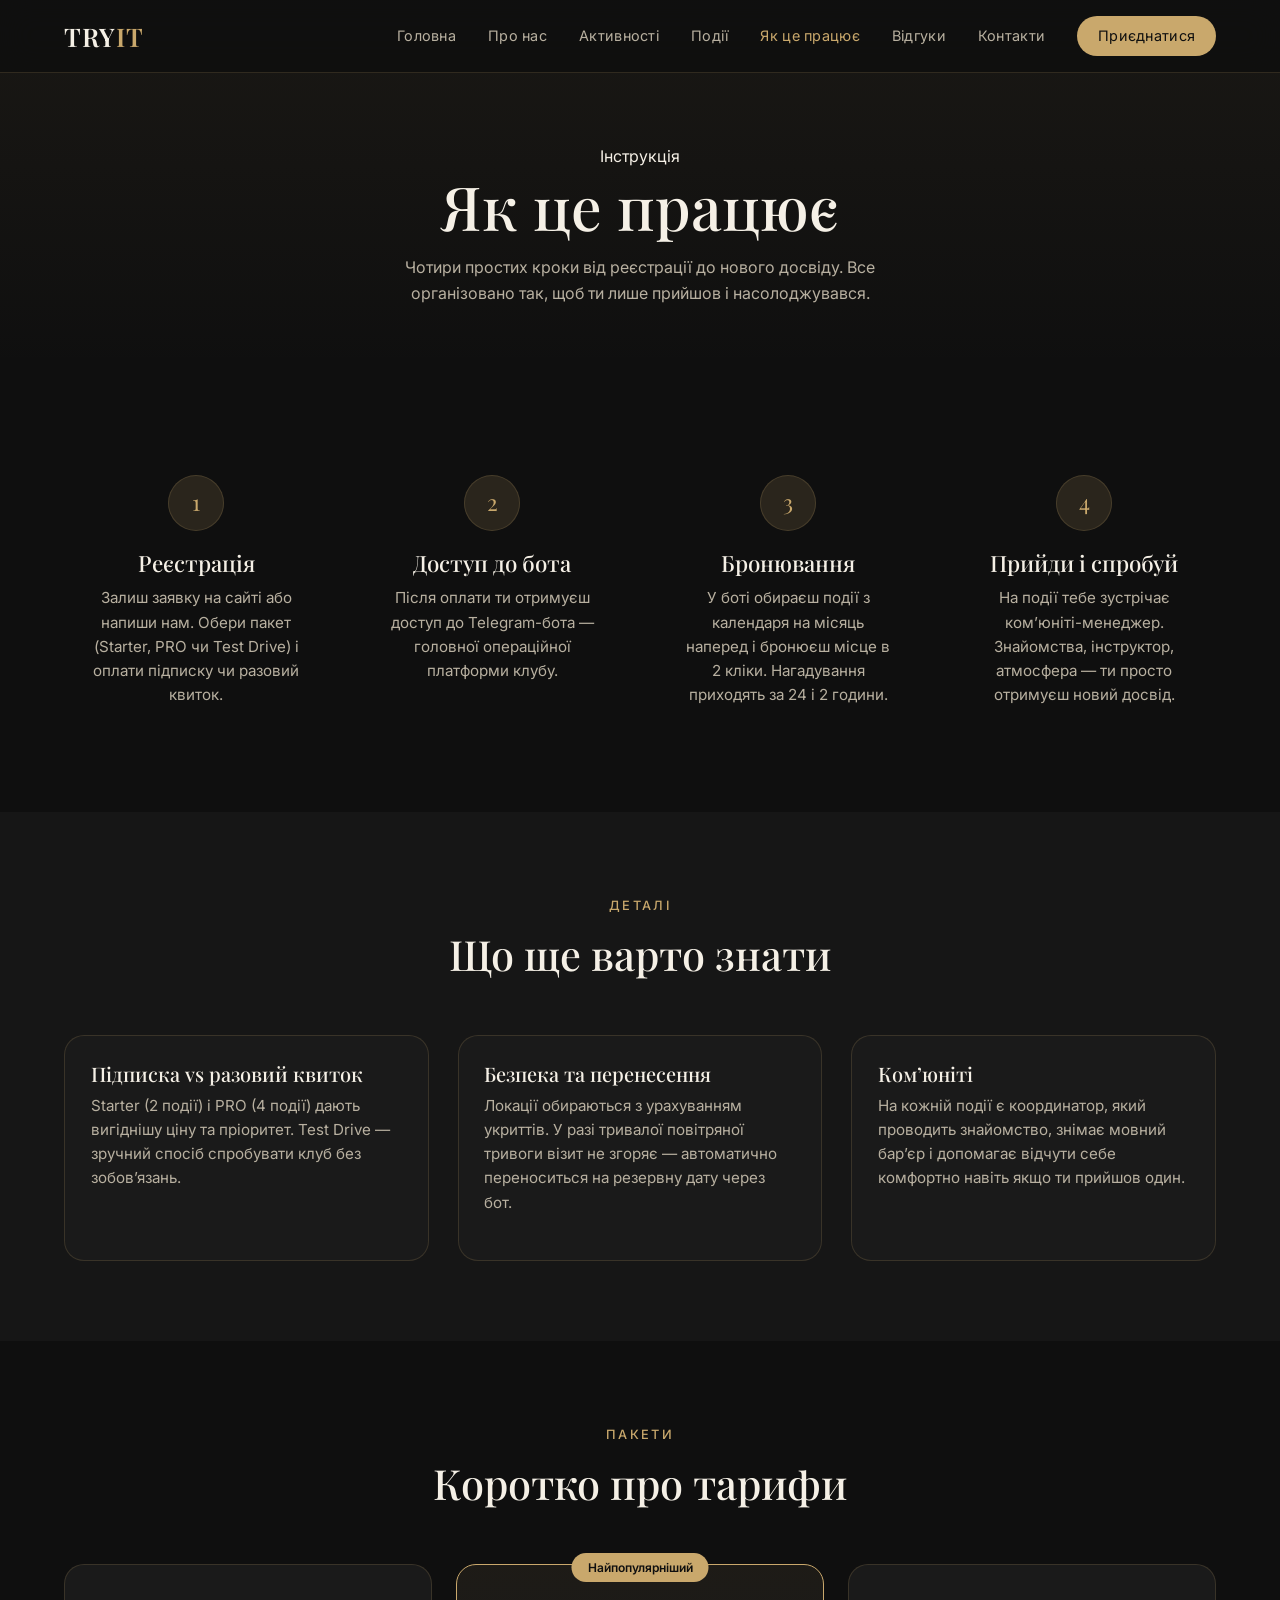
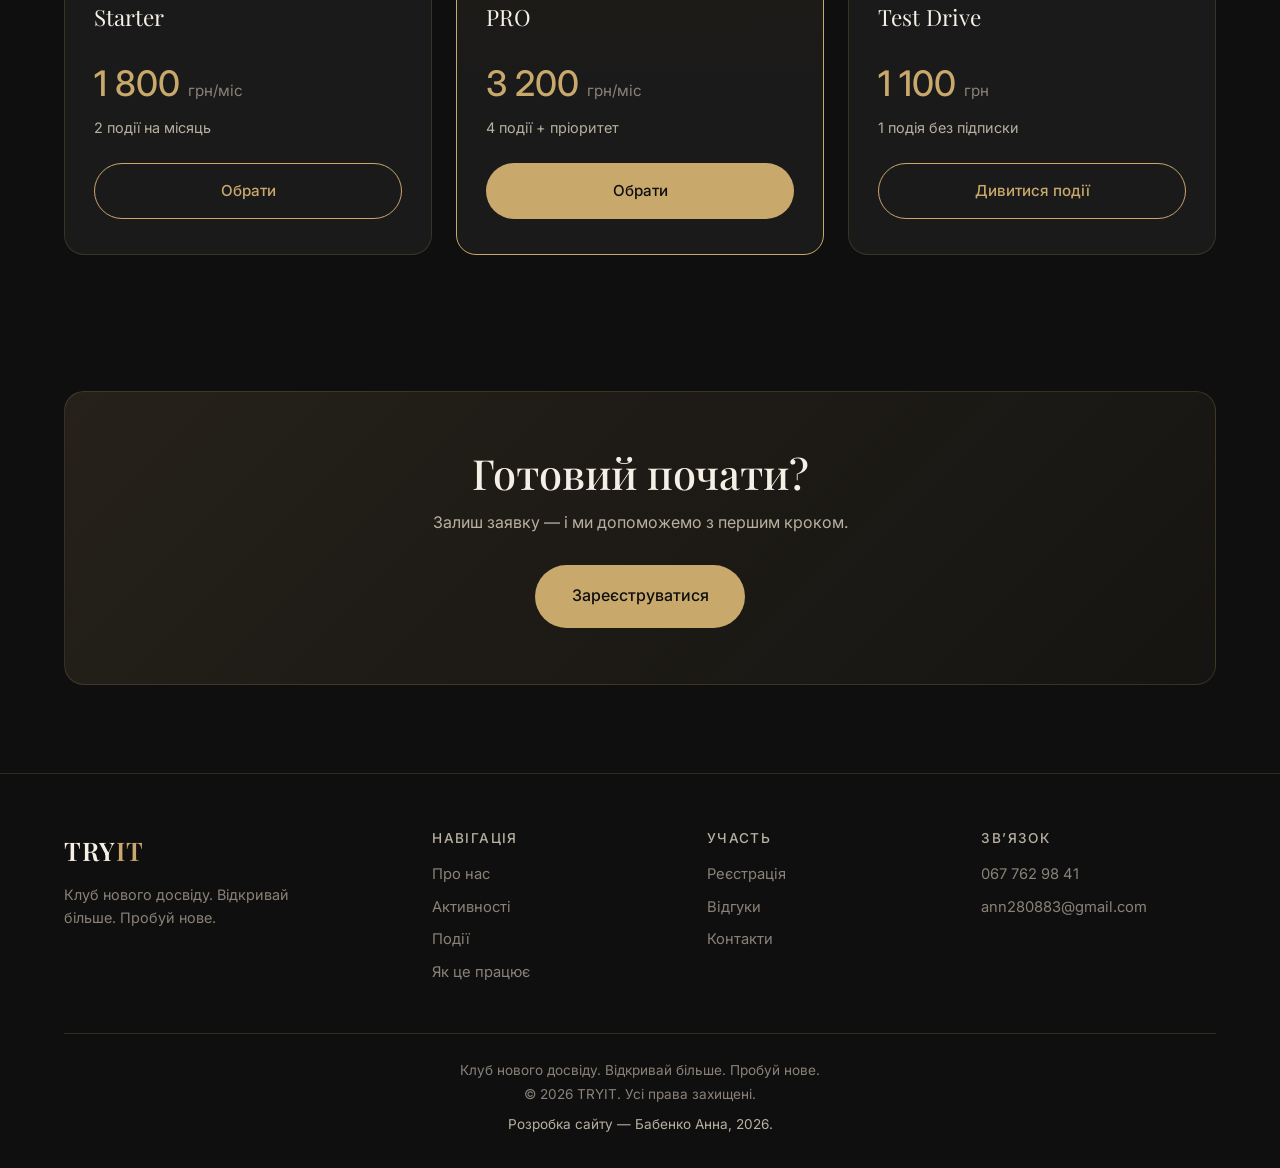
<file: how-it-works.html>
<!DOCTYPE html>
<html lang="uk">
<head>
  <meta charset="UTF-8">
  <meta name="viewport" content="width=device-width, initial-scale=1.0">
  <title>Як це працює — TRYIT</title>
  <meta name="description" content="Інструкція для нових учасників клубу TRYIT: як зареєструватися, обрати підписку, бронювати події та отримувати новий досвід.">
  <link rel="preconnect" href="https://fonts.googleapis.com">
  <link rel="preconnect" href="https://fonts.gstatic.com" crossorigin>
  <link href="https://fonts.googleapis.com/css2?family=Inter:wght@400;500;600&family=Playfair+Display:wght@400;500;600&display=swap" rel="stylesheet">
  <link rel="stylesheet" href="css/style.css">
</head>
<body>
  <header class="header">
    <div class="container nav">
      <a href="index.html" class="logo">TRY<span>IT</span></a>
      <nav class="nav-links">
        <a href="index.html">Головна</a>
        <a href="about.html">Про нас</a>
        <a href="activities.html">Активності</a>
        <a href="events.html">Події</a>
        <a href="how-it-works.html" class="active">Як це працює</a>
        <a href="reviews.html">Відгуки</a>
        <a href="contacts.html">Контакти</a>
        <a href="contacts.html#register" class="nav-cta">Приєднатися</a>
      </nav>
      <button class="burger" aria-label="Меню">
        <span></span><span></span><span></span>
      </button>
    </div>
  </header>

  <section class="page-hero">
    <div class="container">
      <span class="eyebrow">Інструкція</span>
      <h1>Як це працює</h1>
      <p>Чотири простих кроки від реєстрації до нового досвіду. Все організовано так, щоб ти лише прийшов і насолоджувався.</p>
    </div>
  </section>

  <section class="section">
    <div class="container">
      <div class="steps">
        <div class="step">
          <div class="step-num">1</div>
          <h3>Реєстрація</h3>
          <p>Залиш заявку на сайті або напиши нам. Обери пакет (Starter, PRO чи Test Drive) і оплати підписку чи разовий квиток.</p>
        </div>
        <div class="step">
          <div class="step-num">2</div>
          <h3>Доступ до бота</h3>
          <p>Після оплати ти отримуєш доступ до Telegram-бота — головної операційної платформи клубу.</p>
        </div>
        <div class="step">
          <div class="step-num">3</div>
          <h3>Бронювання</h3>
          <p>У боті обираєш події з календаря на місяць наперед і бронюєш місце в 2 кліки. Нагадування приходять за 24 і 2 години.</p>
        </div>
        <div class="step">
          <div class="step-num">4</div>
          <h3>Прийди і спробуй</h3>
          <p>На події тебе зустрічає ком’юніті-менеджер. Знайомства, інструктор, атмосфера — ти просто отримуєш новий досвід.</p>
        </div>
      </div>
    </div>
  </section>

  <section class="section" style="background: var(--bg-soft);">
    <div class="container">
      <div class="section-header">
        <span class="eyebrow">Деталі</span>
        <h2>Що ще варто знати</h2>
      </div>
      <div class="cards-grid">
        <div class="card">
          <div class="card-body">
            <h3 class="card-title">Підписка vs разовий квиток</h3>
            <p class="card-text">Starter (2 події) і PRO (4 події) дають вигіднішу ціну та пріоритет. Test Drive — зручний спосіб спробувати клуб без зобов’язань.</p>
          </div>
        </div>
        <div class="card">
          <div class="card-body">
            <h3 class="card-title">Безпека та перенесення</h3>
            <p class="card-text">Локації обираються з урахуванням укриттів. У разі тривалої повітряної тривоги візит не згоряє — автоматично переноситься на резервну дату через бот.</p>
          </div>
        </div>
        <div class="card">
          <div class="card-body">
            <h3 class="card-title">Ком’юніті</h3>
            <p class="card-text">На кожній події є координатор, який проводить знайомство, знімає мовний бар’єр і допомагає відчути себе комфортно навіть якщо ти прийшов один.</p>
          </div>
        </div>
      </div>
    </div>
  </section>

  <section class="section">
    <div class="container">
      <div class="section-header">
        <span class="eyebrow">Пакети</span>
        <h2>Коротко про тарифи</h2>
      </div>
      <div class="pricing-grid">
        <div class="price-card">
          <div class="price-name">Starter</div>
          <div class="price-amount">1 800 <span>грн/міс</span></div>
          <p class="price-desc">2 події на місяць</p>
          <a href="contacts.html#register" class="btn btn-outline" style="width:100%;">Обрати</a>
        </div>
        <div class="price-card featured">
          <div class="price-name">PRO</div>
          <div class="price-amount">3 200 <span>грн/міс</span></div>
          <p class="price-desc">4 події + пріоритет</p>
          <a href="contacts.html#register" class="btn btn-primary" style="width:100%;">Обрати</a>
        </div>
        <div class="price-card">
          <div class="price-name">Test Drive</div>
          <div class="price-amount">1 100 <span>грн</span></div>
          <p class="price-desc">1 подія без підписки</p>
          <a href="events.html" class="btn btn-outline" style="width:100%;">Дивитися події</a>
        </div>
      </div>
    </div>
  </section>

  <section class="section-sm">
    <div class="container">
      <div class="cta-banner">
        <h2>Готовий почати?</h2>
        <p>Залиш заявку — і ми допоможемо з першим кроком.</p>
        <a href="contacts.html#register" class="btn btn-primary btn-lg">Зареєструватися</a>
      </div>
    </div>
  </section>

  <footer class="footer">
    <div class="container">
      <div class="footer-grid">
        <div class="footer-brand">
          <a href="index.html" class="logo">TRY<span>IT</span></a>
          <p>Клуб нового досвіду. Відкривай більше. Пробуй нове.</p>
        </div>
        <div class="footer-col">
          <h4>Навігація</h4>
          <a href="about.html">Про нас</a>
          <a href="activities.html">Активності</a>
          <a href="events.html">Події</a>
          <a href="how-it-works.html">Як це працює</a>
        </div>
        <div class="footer-col">
          <h4>Участь</h4>
          <a href="contacts.html#register">Реєстрація</a>
          <a href="reviews.html">Відгуки</a>
          <a href="contacts.html">Контакти</a>
        </div>
        <div class="footer-col">
          <h4>Зв’язок</h4>
          <a href="tel:+380677629841">067 762 98 41</a>
          <a href="mailto:ann280883@gmail.com">ann280883@gmail.com</a>
        </div>
      </div>
      <div class="footer-bottom">
        <div>Клуб нового досвіду. Відкривай більше. Пробуй нове.</div>
        <div>© 2026 TRYIT. Усі права захищені.</div>
        <div class="dev">Розробка сайту — Бабенко Анна, 2026.</div>
      </div>
    </div>
  </footer>

  <script src="js/main.js"></script>
</body>
</html>
</file>
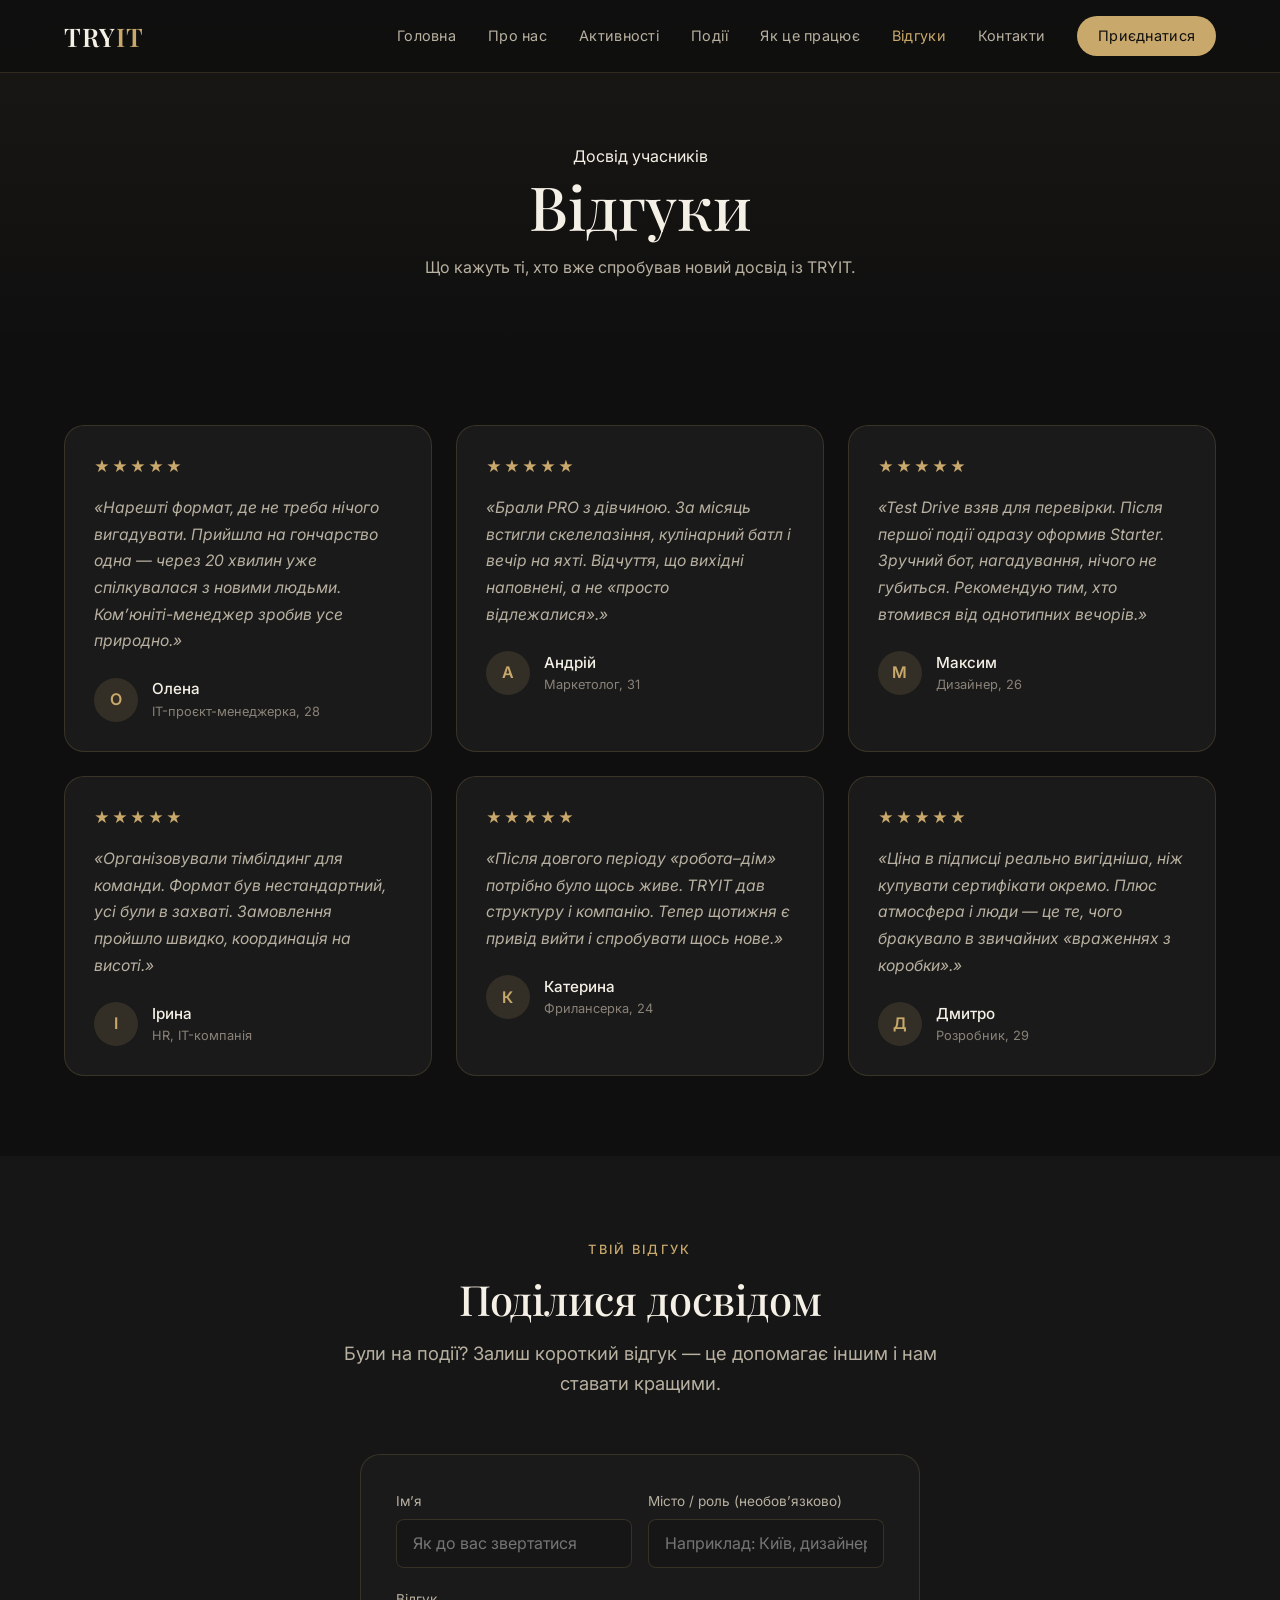
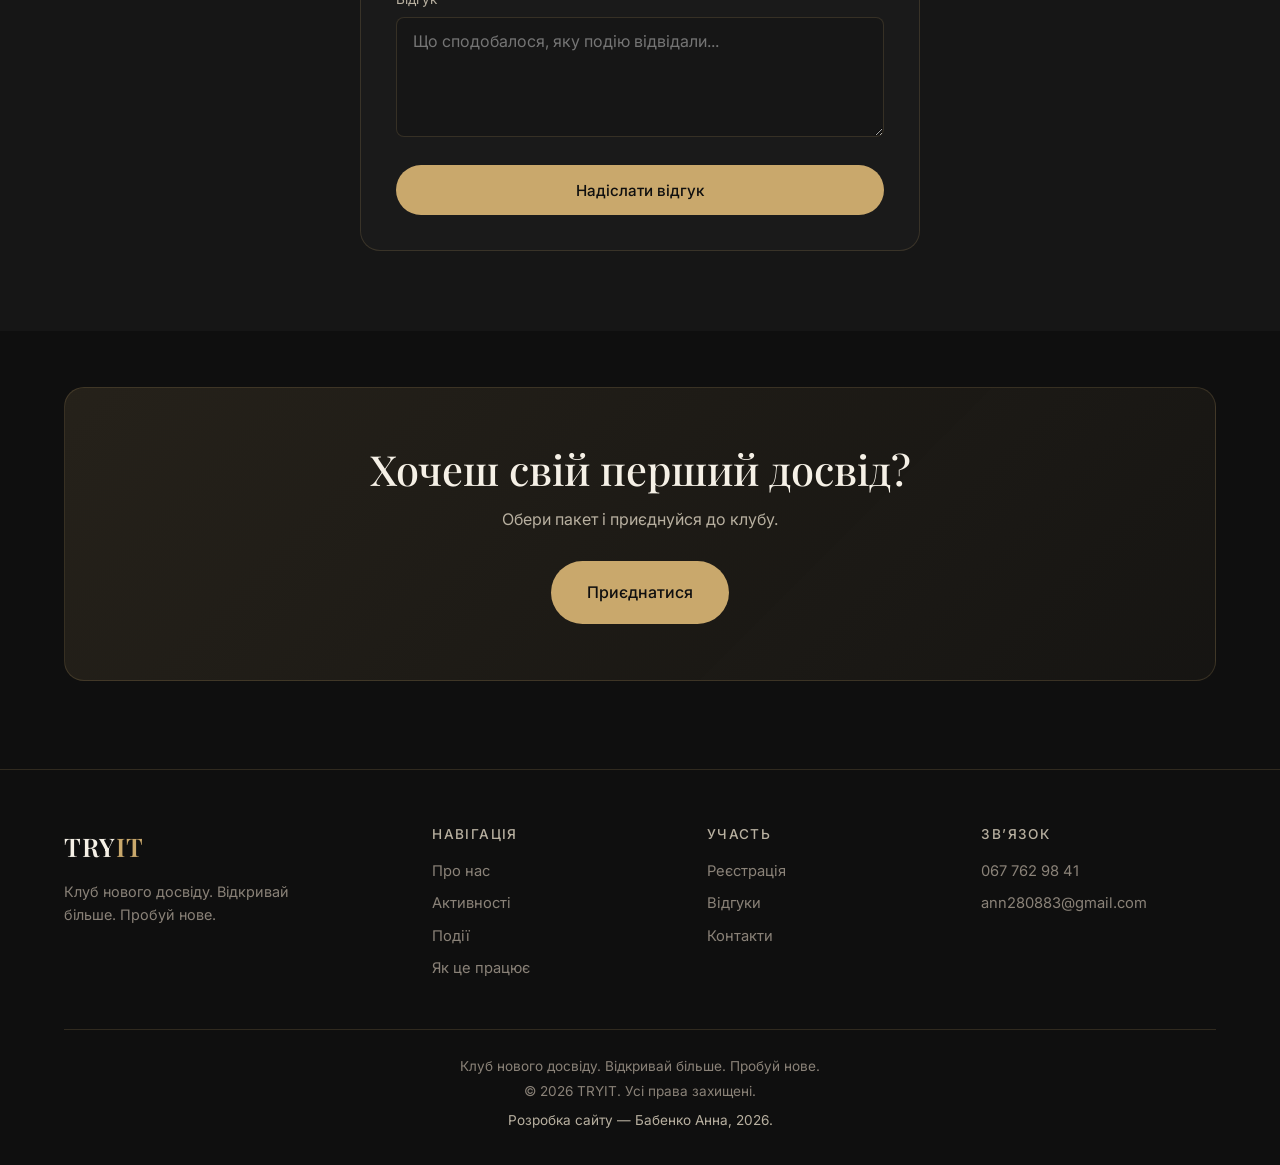
<file: reviews.html>
<!DOCTYPE html>
<html lang="uk">
<head>
  <meta charset="UTF-8">
  <meta name="viewport" content="width=device-width, initial-scale=1.0">
  <title>Відгуки — TRYIT | Досвід учасників</title>
  <meta name="description" content="Відгуки учасників клубу нового досвіду TRYIT. Реальні враження від подій, ком’юніті та формату підписки.">
  <link rel="preconnect" href="https://fonts.googleapis.com">
  <link rel="preconnect" href="https://fonts.gstatic.com" crossorigin>
  <link href="https://fonts.googleapis.com/css2?family=Inter:wght@400;500;600&family=Playfair+Display:wght@400;500;600&display=swap" rel="stylesheet">
  <link rel="stylesheet" href="css/style.css">
</head>
<body>
  <header class="header">
    <div class="container nav">
      <a href="index.html" class="logo">TRY<span>IT</span></a>
      <nav class="nav-links">
        <a href="index.html">Головна</a>
        <a href="about.html">Про нас</a>
        <a href="activities.html">Активності</a>
        <a href="events.html">Події</a>
        <a href="how-it-works.html">Як це працює</a>
        <a href="reviews.html" class="active">Відгуки</a>
        <a href="contacts.html">Контакти</a>
        <a href="contacts.html#register" class="nav-cta">Приєднатися</a>
      </nav>
      <button class="burger" aria-label="Меню">
        <span></span><span></span><span></span>
      </button>
    </div>
  </header>

  <section class="page-hero">
    <div class="container">
      <span class="eyebrow">Досвід учасників</span>
      <h1>Відгуки</h1>
      <p>Що кажуть ті, хто вже спробував новий досвід із TRYIT.</p>
    </div>
  </section>

  <section class="section">
    <div class="container">
      <div class="reviews-grid">
        <div class="review-card">
          <div class="review-stars">★★★★★</div>
          <p class="review-text">«Нарешті формат, де не треба нічого вигадувати. Прийшла на гончарство одна — через 20 хвилин уже спілкувалася з новими людьми. Ком’юніті-менеджер зробив усе природно.»</p>
          <div class="review-author">
            <div class="review-avatar">О</div>
            <div>
              <div class="review-name">Олена</div>
              <div class="review-role">IT-проєкт-менеджерка, 28</div>
            </div>
          </div>
        </div>

        <div class="review-card">
          <div class="review-stars">★★★★★</div>
          <p class="review-text">«Брали PRO з дівчиною. За місяць встигли скелелазіння, кулінарний батл і вечір на яхті. Відчуття, що вихідні наповнені, а не «просто відлежалися».»</p>
          <div class="review-author">
            <div class="review-avatar">А</div>
            <div>
              <div class="review-name">Андрій</div>
              <div class="review-role">Маркетолог, 31</div>
            </div>
          </div>
        </div>

        <div class="review-card">
          <div class="review-stars">★★★★★</div>
          <p class="review-text">«Test Drive взяв для перевірки. Після першої події одразу оформив Starter. Зручний бот, нагадування, нічого не губиться. Рекомендую тим, хто втомився від однотипних вечорів.»</p>
          <div class="review-author">
            <div class="review-avatar">М</div>
            <div>
              <div class="review-name">Максим</div>
              <div class="review-role">Дизайнер, 26</div>
            </div>
          </div>
        </div>

        <div class="review-card">
          <div class="review-stars">★★★★★</div>
          <p class="review-text">«Організовували тімбілдинг для команди. Формат був нестандартний, усі були в захваті. Замовлення пройшло швидко, координація на висоті.»</p>
          <div class="review-author">
            <div class="review-avatar">І</div>
            <div>
              <div class="review-name">Ірина</div>
              <div class="review-role">HR, IT-компанія</div>
            </div>
          </div>
        </div>

        <div class="review-card">
          <div class="review-stars">★★★★★</div>
          <p class="review-text">«Після довгого періоду «робота–дім» потрібно було щось живе. TRYIT дав структуру і компанію. Тепер щотижня є привід вийти і спробувати щось нове.»</p>
          <div class="review-author">
            <div class="review-avatar">К</div>
            <div>
              <div class="review-name">Катерина</div>
              <div class="review-role">Фрилансерка, 24</div>
            </div>
          </div>
        </div>

        <div class="review-card">
          <div class="review-stars">★★★★★</div>
          <p class="review-text">«Ціна в підписці реально вигідніша, ніж купувати сертифікати окремо. Плюс атмосфера і люди — це те, чого бракувало в звичайних «враженнях з коробки».»</p>
          <div class="review-author">
            <div class="review-avatar">Д</div>
            <div>
              <div class="review-name">Дмитро</div>
              <div class="review-role">Розробник, 29</div>
            </div>
          </div>
        </div>
      </div>
    </div>
  </section>

  <section class="section" style="background: var(--bg-soft);">
    <div class="container">
      <div class="section-header">
        <span class="eyebrow">Твій відгук</span>
        <h2>Поділися досвідом</h2>
        <p class="lead" style="margin: 0 auto;">Були на події? Залиш короткий відгук — це допомагає іншим і нам ставати кращими.</p>
      </div>
      <div class="form-card">
        <form data-form>
          <div class="form-fields">
            <div class="form-row">
              <div class="form-group">
                <label for="rev-name">Ім’я</label>
                <input type="text" id="rev-name" name="name" required placeholder="Як до вас звертатися">
              </div>
              <div class="form-group">
                <label for="rev-role">Місто / роль (необов’язково)</label>
                <input type="text" id="rev-role" name="role" placeholder="Наприклад: Київ, дизайнер">
              </div>
            </div>
            <div class="form-group">
              <label for="rev-text">Відгук</label>
              <textarea id="rev-text" name="review" required placeholder="Що сподобалося, яку подію відвідали..."></textarea>
            </div>
            <button type="submit" class="btn btn-primary" style="width:100%;">Надіслати відгук</button>
          </div>
          <div class="form-success">
            <h3>Дякуємо за відгук!</h3>
            <p>Він з’явиться на сайті після модерації.</p>
          </div>
        </form>
      </div>
    </div>
  </section>

  <section class="section-sm">
    <div class="container">
      <div class="cta-banner">
        <h2>Хочеш свій перший досвід?</h2>
        <p>Обери пакет і приєднуйся до клубу.</p>
        <a href="contacts.html#register" class="btn btn-primary btn-lg">Приєднатися</a>
      </div>
    </div>
  </section>

  <footer class="footer">
    <div class="container">
      <div class="footer-grid">
        <div class="footer-brand">
          <a href="index.html" class="logo">TRY<span>IT</span></a>
          <p>Клуб нового досвіду. Відкривай більше. Пробуй нове.</p>
        </div>
        <div class="footer-col">
          <h4>Навігація</h4>
          <a href="about.html">Про нас</a>
          <a href="activities.html">Активності</a>
          <a href="events.html">Події</a>
          <a href="how-it-works.html">Як це працює</a>
        </div>
        <div class="footer-col">
          <h4>Участь</h4>
          <a href="contacts.html#register">Реєстрація</a>
          <a href="reviews.html">Відгуки</a>
          <a href="contacts.html">Контакти</a>
        </div>
        <div class="footer-col">
          <h4>Зв’язок</h4>
          <a href="tel:+380677629841">067 762 98 41</a>
          <a href="mailto:ann280883@gmail.com">ann280883@gmail.com</a>
        </div>
      </div>
      <div class="footer-bottom">
        <div>Клуб нового досвіду. Відкривай більше. Пробуй нове.</div>
        <div>© 2026 TRYIT. Усі права захищені.</div>
        <div class="dev">Розробка сайту — Бабенко Анна, 2026.</div>
      </div>
    </div>
  </footer>

  <script src="js/main.js"></script>
</body>
</html>
</file>
<file: css/style.css>
/* ============================================
   TRYIT — Premium Lifestyle Club
   Клуб Нового Досвіду
   ============================================ */

:root {
  --bg-dark: #0f0f0f;
  --bg-card: #1a1a1a;
  --bg-soft: #161616;
  --text-primary: #f5f0e6;
  --text-secondary: #b8b0a0;
  --text-muted: #8a8278;
  --accent: #c9a86c;
  --accent-hover: #d4b87a;
  --accent-soft: rgba(201, 168, 108, 0.15);
  --border: rgba(201, 168, 108, 0.18);
  --white: #ffffff;
  --success: #4a7c59;
  --font-serif: 'Playfair Display', Georgia, serif;
  --font-sans: 'Inter', system-ui, -apple-system, sans-serif;
  --radius: 12px;
  --radius-lg: 20px;
  --shadow: 0 20px 60px rgba(0,0,0,0.4);
  --transition: 0.3s cubic-bezier(0.4, 0, 0.2, 1);
}

*, *::before, *::after {
  box-sizing: border-box;
  margin: 0;
  padding: 0;
}

html {
  scroll-behavior: smooth;
  font-size: 16px;
}

body {
  font-family: var(--font-sans);
  background: var(--bg-dark);
  color: var(--text-primary);
  line-height: 1.6;
  overflow-x: hidden;
  -webkit-font-smoothing: antialiased;
}

img {
  max-width: 100%;
  height: auto;
  display: block;
}

a {
  color: inherit;
  text-decoration: none;
  transition: color var(--transition);
}

ul, ol {
  list-style: none;
}

button, input, textarea, select {
  font-family: inherit;
  font-size: inherit;
  border: none;
  outline: none;
}

/* ========== Typography ========== */
h1, h2, h3, h4 {
  font-family: var(--font-serif);
  font-weight: 500;
  line-height: 1.2;
  color: var(--text-primary);
}

h1 { font-size: clamp(2.4rem, 5vw, 3.8rem); }
h2 { font-size: clamp(1.8rem, 3.5vw, 2.6rem); margin-bottom: 1rem; }
h3 { font-size: 1.4rem; margin-bottom: 0.6rem; }

.lead {
  font-size: 1.15rem;
  color: var(--text-secondary);
  max-width: 640px;
}

.text-accent { color: var(--accent); }
.text-center { text-align: center; }

/* ========== Layout ========== */
.container {
  width: 100%;
  max-width: 1200px;
  margin: 0 auto;
  padding: 0 1.5rem;
}

.section {
  padding: 5rem 0;
}

.section-sm {
  padding: 3.5rem 0;
}

.section-header {
  text-align: center;
  margin-bottom: 3.5rem;
}

.section-header .eyebrow {
  display: inline-block;
  font-size: 0.8rem;
  letter-spacing: 0.18em;
  text-transform: uppercase;
  color: var(--accent);
  margin-bottom: 0.8rem;
  font-weight: 500;
}

/* ========== Header / Nav ========== */
.header {
  position: fixed;
  top: 0;
  left: 0;
  right: 0;
  z-index: 1000;
  background: rgba(15, 15, 15, 0.85);
  backdrop-filter: blur(16px);
  border-bottom: 1px solid var(--border);
  transition: background var(--transition);
}

.header.scrolled {
  background: rgba(15, 15, 15, 0.97);
}

.nav {
  display: flex;
  align-items: center;
  justify-content: space-between;
  height: 72px;
}

.logo {
  font-family: var(--font-serif);
  font-size: 1.6rem;
  font-weight: 600;
  letter-spacing: 0.04em;
  color: var(--text-primary);
}

.logo span {
  color: var(--accent);
}

.nav-links {
  display: flex;
  align-items: center;
  gap: 2rem;
}

.nav-links a {
  font-size: 0.9rem;
  color: var(--text-secondary);
  font-weight: 400;
  letter-spacing: 0.02em;
}

.nav-links a:hover,
.nav-links a.active {
  color: var(--accent);
}

.nav-cta {
  background: var(--accent);
  color: var(--bg-dark) !important;
  padding: 0.55rem 1.3rem;
  border-radius: 40px;
  font-weight: 500;
  font-size: 0.85rem;
}

.nav-cta:hover {
  background: var(--accent-hover);
  color: var(--bg-dark) !important;
}

.burger {
  display: none;
  flex-direction: column;
  gap: 5px;
  cursor: pointer;
  padding: 8px;
  background: none;
}

.burger span {
  display: block;
  width: 24px;
  height: 2px;
  background: var(--text-primary);
  transition: var(--transition);
}

/* ========== Buttons ========== */
.btn {
  display: inline-flex;
  align-items: center;
  justify-content: center;
  gap: 0.5rem;
  padding: 0.9rem 1.8rem;
  border-radius: 40px;
  font-weight: 500;
  font-size: 0.95rem;
  cursor: pointer;
  transition: all var(--transition);
  border: 1px solid transparent;
}

.btn-primary {
  background: var(--accent);
  color: var(--bg-dark);
}

.btn-primary:hover {
  background: var(--accent-hover);
  transform: translateY(-2px);
  box-shadow: 0 8px 24px rgba(201, 168, 108, 0.25);
}

.btn-outline {
  background: transparent;
  border-color: var(--accent);
  color: var(--accent);
}

.btn-outline:hover {
  background: var(--accent-soft);
}

.btn-ghost {
  background: transparent;
  color: var(--text-secondary);
  border-color: var(--border);
}

.btn-ghost:hover {
  border-color: var(--accent);
  color: var(--accent);
}

.btn-lg {
  padding: 1.1rem 2.2rem;
  font-size: 1rem;
}

/* ========== Hero ========== */
.hero {
  position: relative;
  min-height: 100vh;
  display: flex;
  align-items: center;
  padding-top: 72px;
  overflow: hidden;
}

.hero-bg {
  position: absolute;
  inset: 0;
  background: 
    linear-gradient(135deg, rgba(15,15,15,0.75) 0%, rgba(15,15,15,0.55) 50%, rgba(15,15,15,0.8) 100%),
    url('https://images.unsplash.com/photo-1544367567-0f2fcb009e0b?auto=format&fit=crop&w=1920&q=80') center/cover no-repeat;
  z-index: -1;
}

.hero-content {
  max-width: 700px;
  padding: 4rem 0;
}

.hero .eyebrow {
  display: inline-block;
  font-size: 0.85rem;
  letter-spacing: 0.2em;
  text-transform: uppercase;
  color: var(--accent);
  margin-bottom: 1.2rem;
}

.hero h1 {
  margin-bottom: 1.5rem;
}

.hero h1 span {
  color: var(--accent);
}

.hero-lead {
  font-size: 1.2rem;
  color: var(--text-secondary);
  margin-bottom: 2.5rem;
  max-width: 540px;
}

.hero-actions {
  display: flex;
  flex-wrap: wrap;
  gap: 1rem;
  margin-bottom: 3rem;
}

.hero-stats {
  display: flex;
  gap: 2.5rem;
  flex-wrap: wrap;
}

.stat {
  text-align: left;
}

.stat-value {
  font-family: var(--font-serif);
  font-size: 1.8rem;
  color: var(--accent);
  font-weight: 500;
}

.stat-label {
  font-size: 0.85rem;
  color: var(--text-muted);
  margin-top: 0.2rem;
}

/* ========== Cards ========== */
.cards-grid {
  display: grid;
  grid-template-columns: repeat(auto-fit, minmax(280px, 1fr));
  gap: 1.8rem;
}

.card {
  background: var(--bg-card);
  border: 1px solid var(--border);
  border-radius: var(--radius-lg);
  overflow: hidden;
  transition: transform var(--transition), border-color var(--transition);
}

.card:hover {
  transform: translateY(-6px);
  border-color: rgba(201, 168, 108, 0.4);
}

.card-img {
  height: 220px;
  background-size: cover;
  background-position: center;
  position: relative;
}

.card-img::after {
  content: '';
  position: absolute;
  inset: 0;
  background: linear-gradient(to top, rgba(15,15,15,0.7), transparent 60%);
}

.card-body {
  padding: 1.6rem;
}

.card-tag {
  display: inline-block;
  font-size: 0.7rem;
  letter-spacing: 0.1em;
  text-transform: uppercase;
  color: var(--accent);
  margin-bottom: 0.5rem;
}

.card-title {
  font-family: var(--font-serif);
  font-size: 1.25rem;
  margin-bottom: 0.5rem;
}

.card-text {
  font-size: 0.95rem;
  color: var(--text-secondary);
  margin-bottom: 1.2rem;
}

.card-meta {
  display: flex;
  justify-content: space-between;
  align-items: center;
  font-size: 0.9rem;
  color: var(--text-muted);
}

.card-price {
  color: var(--accent);
  font-weight: 500;
}

/* ========== Pricing ========== */
.pricing-grid {
  display: grid;
  grid-template-columns: repeat(auto-fit, minmax(260px, 1fr));
  gap: 1.5rem;
  align-items: stretch;
}

.price-card {
  background: var(--bg-card);
  border: 1px solid var(--border);
  border-radius: var(--radius-lg);
  padding: 2.2rem 1.8rem;
  display: flex;
  flex-direction: column;
  position: relative;
  transition: border-color var(--transition), transform var(--transition);
}

.price-card:hover {
  border-color: rgba(201, 168, 108, 0.45);
  transform: translateY(-4px);
}

.price-card.featured {
  border-color: var(--accent);
  background: linear-gradient(180deg, rgba(201,168,108,0.08) 0%, var(--bg-card) 40%);
}

.price-card.featured::before {
  content: 'Найпопулярніший';
  position: absolute;
  top: -12px;
  left: 50%;
  transform: translateX(-50%);
  background: var(--accent);
  color: var(--bg-dark);
  font-size: 0.75rem;
  font-weight: 600;
  padding: 0.3rem 1rem;
  border-radius: 20px;
  white-space: nowrap;
}

.price-name {
  font-family: var(--font-serif);
  font-size: 1.4rem;
  margin-bottom: 0.4rem;
}

.price-amount {
  font-size: 2.2rem;
  font-weight: 500;
  color: var(--accent);
  margin: 0.8rem 0 0.3rem;
}

.price-amount span {
  font-size: 0.95rem;
  color: var(--text-muted);
  font-weight: 400;
}

.price-desc {
  font-size: 0.9rem;
  color: var(--text-secondary);
  margin-bottom: 1.5rem;
}

.price-features {
  flex: 1;
  margin-bottom: 1.8rem;
}

.price-features li {
  position: relative;
  padding-left: 1.4rem;
  margin-bottom: 0.7rem;
  font-size: 0.92rem;
  color: var(--text-secondary);
}

.price-features li::before {
  content: '✓';
  position: absolute;
  left: 0;
  color: var(--accent);
  font-weight: 600;
}

/* ========== How it works ========== */
.steps {
  display: grid;
  grid-template-columns: repeat(auto-fit, minmax(240px, 1fr));
  gap: 2rem;
  counter-reset: step;
}

.step {
  text-align: center;
  padding: 1.5rem;
}

.step-num {
  width: 56px;
  height: 56px;
  border-radius: 50%;
  background: var(--accent-soft);
  border: 1px solid var(--border);
  display: flex;
  align-items: center;
  justify-content: center;
  margin: 0 auto 1.2rem;
  font-family: var(--font-serif);
  font-size: 1.4rem;
  color: var(--accent);
}

.step h3 {
  margin-bottom: 0.6rem;
}

.step p {
  color: var(--text-secondary);
  font-size: 0.95rem;
}

/* ========== Reviews ========== */
.reviews-grid {
  display: grid;
  grid-template-columns: repeat(auto-fit, minmax(300px, 1fr));
  gap: 1.5rem;
}

.review-card {
  background: var(--bg-card);
  border: 1px solid var(--border);
  border-radius: var(--radius-lg);
  padding: 1.8rem;
}

.review-stars {
  color: var(--accent);
  letter-spacing: 2px;
  margin-bottom: 1rem;
  font-size: 0.95rem;
}

.review-text {
  font-size: 0.98rem;
  color: var(--text-secondary);
  margin-bottom: 1.4rem;
  font-style: italic;
  line-height: 1.7;
}

.review-author {
  display: flex;
  align-items: center;
  gap: 0.9rem;
}

.review-avatar {
  width: 44px;
  height: 44px;
  border-radius: 50%;
  background: var(--accent-soft);
  display: flex;
  align-items: center;
  justify-content: center;
  font-weight: 600;
  color: var(--accent);
  font-size: 1rem;
}

.review-name {
  font-weight: 500;
  font-size: 0.95rem;
}

.review-role {
  font-size: 0.8rem;
  color: var(--text-muted);
}

/* ========== About / Mission ========== */
.about-grid {
  display: grid;
  grid-template-columns: 1fr 1fr;
  gap: 3.5rem;
  align-items: center;
}

.about-img {
  border-radius: var(--radius-lg);
  overflow: hidden;
  height: 420px;
  background: url('https://images.unsplash.com/photo-1529156069898-49953e39b3ac?auto=format&fit=crop&w=900&q=80') center/cover;
}

.mission-list {
  margin-top: 1.5rem;
}

.mission-list li {
  position: relative;
  padding-left: 1.5rem;
  margin-bottom: 0.9rem;
  color: var(--text-secondary);
}

.mission-list li::before {
  content: '';
  position: absolute;
  left: 0;
  top: 0.55rem;
  width: 8px;
  height: 8px;
  border-radius: 50%;
  background: var(--accent);
}

.values-grid {
  display: grid;
  grid-template-columns: repeat(auto-fit, minmax(240px, 1fr));
  gap: 1.5rem;
  margin-top: 2.5rem;
}

.value-card {
  background: var(--bg-card);
  border: 1px solid var(--border);
  border-radius: var(--radius);
  padding: 1.6rem;
}

.value-card h4 {
  font-family: var(--font-serif);
  font-size: 1.15rem;
  color: var(--accent);
  margin-bottom: 0.5rem;
}

.value-card p {
  font-size: 0.92rem;
  color: var(--text-secondary);
}

/* ========== Events ========== */
.events-list {
  display: flex;
  flex-direction: column;
  gap: 1.2rem;
}

.event-item {
  display: grid;
  grid-template-columns: 100px 1fr auto;
  gap: 1.5rem;
  align-items: center;
  background: var(--bg-card);
  border: 1px solid var(--border);
  border-radius: var(--radius);
  padding: 1.4rem 1.6rem;
  transition: border-color var(--transition);
}

.event-item:hover {
  border-color: rgba(201, 168, 108, 0.4);
}

.event-date {
  text-align: center;
}

.event-day {
  font-family: var(--font-serif);
  font-size: 1.8rem;
  color: var(--accent);
  line-height: 1;
}

.event-month {
  font-size: 0.8rem;
  color: var(--text-muted);
  text-transform: uppercase;
  letter-spacing: 0.08em;
}

.event-title {
  font-family: var(--font-serif);
  font-size: 1.15rem;
  margin-bottom: 0.3rem;
}

.event-meta {
  font-size: 0.88rem;
  color: var(--text-muted);
}

/* ========== Forms ========== */
.form-card {
  background: var(--bg-card);
  border: 1px solid var(--border);
  border-radius: var(--radius-lg);
  padding: 2.2rem;
  max-width: 560px;
  margin: 0 auto;
}

.form-group {
  margin-bottom: 1.3rem;
}

.form-group label {
  display: block;
  font-size: 0.85rem;
  color: var(--text-secondary);
  margin-bottom: 0.4rem;
}

.form-group input,
.form-group textarea,
.form-group select {
  width: 100%;
  background: var(--bg-soft);
  border: 1px solid var(--border);
  border-radius: 8px;
  padding: 0.85rem 1rem;
  color: var(--text-primary);
  transition: border-color var(--transition);
}

.form-group input:focus,
.form-group textarea:focus,
.form-group select:focus {
  border-color: var(--accent);
}

.form-group textarea {
  min-height: 120px;
  resize: vertical;
}

.form-row {
  display: grid;
  grid-template-columns: 1fr 1fr;
  gap: 1rem;
}

.form-success {
  display: none;
  text-align: center;
  padding: 2rem;
  color: var(--accent);
}

.form-success.show {
  display: block;
}

.form-success h3 {
  margin-bottom: 0.6rem;
}

/* ========== Contact ========== */
.contact-grid {
  display: grid;
  grid-template-columns: 1fr 1.2fr;
  gap: 3rem;
  align-items: start;
}

.contact-info h3 {
  margin-bottom: 1.2rem;
}

.contact-item {
  display: flex;
  gap: 1rem;
  margin-bottom: 1.4rem;
  align-items: flex-start;
}

.contact-icon {
  width: 40px;
  height: 40px;
  border-radius: 50%;
  background: var(--accent-soft);
  display: flex;
  align-items: center;
  justify-content: center;
  color: var(--accent);
  flex-shrink: 0;
  font-size: 1rem;
}

.contact-item strong {
  display: block;
  font-size: 0.9rem;
  margin-bottom: 0.15rem;
}

.contact-item a,
.contact-item span {
  font-size: 0.95rem;
  color: var(--text-secondary);
}

.contact-item a:hover {
  color: var(--accent);
}

.social-links {
  display: flex;
  gap: 0.8rem;
  margin-top: 1.5rem;
}

.social-links a {
  width: 42px;
  height: 42px;
  border-radius: 50%;
  border: 1px solid var(--border);
  display: flex;
  align-items: center;
  justify-content: center;
  color: var(--text-secondary);
  transition: all var(--transition);
}

.social-links a:hover {
  border-color: var(--accent);
  color: var(--accent);
  background: var(--accent-soft);
}

/* ========== CTA Banner ========== */
.cta-banner {
  background: linear-gradient(135deg, rgba(201,168,108,0.12) 0%, rgba(201,168,108,0.04) 100%);
  border: 1px solid var(--border);
  border-radius: var(--radius-lg);
  padding: 3.5rem 2rem;
  text-align: center;
}

.cta-banner h2 {
  margin-bottom: 0.8rem;
}

.cta-banner p {
  color: var(--text-secondary);
  max-width: 480px;
  margin: 0 auto 1.8rem;
}

/* ========== Footer ========== */
.footer {
  border-top: 1px solid var(--border);
  padding: 3.5rem 0 2rem;
  margin-top: 2rem;
}

.footer-grid {
  display: grid;
  grid-template-columns: 1.4fr 1fr 1fr 1fr;
  gap: 2.5rem;
  margin-bottom: 2.5rem;
}

.footer-brand .logo {
  display: inline-block;
  margin-bottom: 0.8rem;
}

.footer-brand p {
  font-size: 0.9rem;
  color: var(--text-muted);
  max-width: 260px;
  line-height: 1.6;
}

.footer-col h4 {
  font-family: var(--font-sans);
  font-size: 0.85rem;
  letter-spacing: 0.1em;
  text-transform: uppercase;
  color: var(--text-secondary);
  margin-bottom: 1.1rem;
  font-weight: 500;
}

.footer-col a {
  display: block;
  font-size: 0.92rem;
  color: var(--text-muted);
  margin-bottom: 0.55rem;
}

.footer-col a:hover {
  color: var(--accent);
}

.footer-bottom {
  border-top: 1px solid var(--border);
  padding-top: 1.5rem;
  text-align: center;
  font-size: 0.85rem;
  color: var(--text-muted);
  line-height: 1.8;
}

.footer-bottom .dev {
  color: var(--text-secondary);
  margin-top: 0.3rem;
}

/* ========== Page Hero (inner pages) ========== */
.page-hero {
  padding: 9rem 0 4rem;
  text-align: center;
  background: linear-gradient(180deg, rgba(201,168,108,0.06) 0%, transparent 100%);
}

.page-hero h1 {
  margin-bottom: 0.8rem;
}

.page-hero p {
  color: var(--text-secondary);
  max-width: 560px;
  margin: 0 auto;
}

/* ========== Mobile ========== */
@media (max-width: 900px) {
  .nav-links {
    position: fixed;
    top: 72px;
    left: 0;
    right: 0;
    background: rgba(15,15,15,0.98);
    flex-direction: column;
    padding: 2rem 1.5rem;
    gap: 1.2rem;
    border-bottom: 1px solid var(--border);
    transform: translateY(-120%);
    opacity: 0;
    pointer-events: none;
    transition: all 0.35s ease;
  }

  .nav-links.open {
    transform: translateY(0);
    opacity: 1;
    pointer-events: auto;
  }

  .burger {
    display: flex;
  }

  .burger.active span:nth-child(1) {
    transform: rotate(45deg) translate(5px, 5px);
  }
  .burger.active span:nth-child(2) {
    opacity: 0;
  }
  .burger.active span:nth-child(3) {
    transform: rotate(-45deg) translate(5px, -5px);
  }

  .about-grid,
  .contact-grid {
    grid-template-columns: 1fr;
  }

  .about-img {
    height: 280px;
  }

  .event-item {
    grid-template-columns: 80px 1fr;
  }

  .event-item .btn {
    grid-column: 1 / -1;
    margin-top: 0.5rem;
  }

  .footer-grid {
    grid-template-columns: 1fr 1fr;
    gap: 2rem;
  }

  .form-row {
    grid-template-columns: 1fr;
  }

  .hero-stats {
    gap: 1.5rem;
  }
}

@media (max-width: 600px) {
  .section {
    padding: 3.5rem 0;
  }

  .hero-actions {
    flex-direction: column;
  }

  .hero-actions .btn {
    width: 100%;
  }

  .footer-grid {
    grid-template-columns: 1fr;
  }

  .price-card.featured::before {
    font-size: 0.7rem;
  }
}

/* ========== Utilities ========== */
.mt-2 { margin-top: 2rem; }
.mb-2 { margin-bottom: 2rem; }
.hidden { display: none !important; }
</file>
